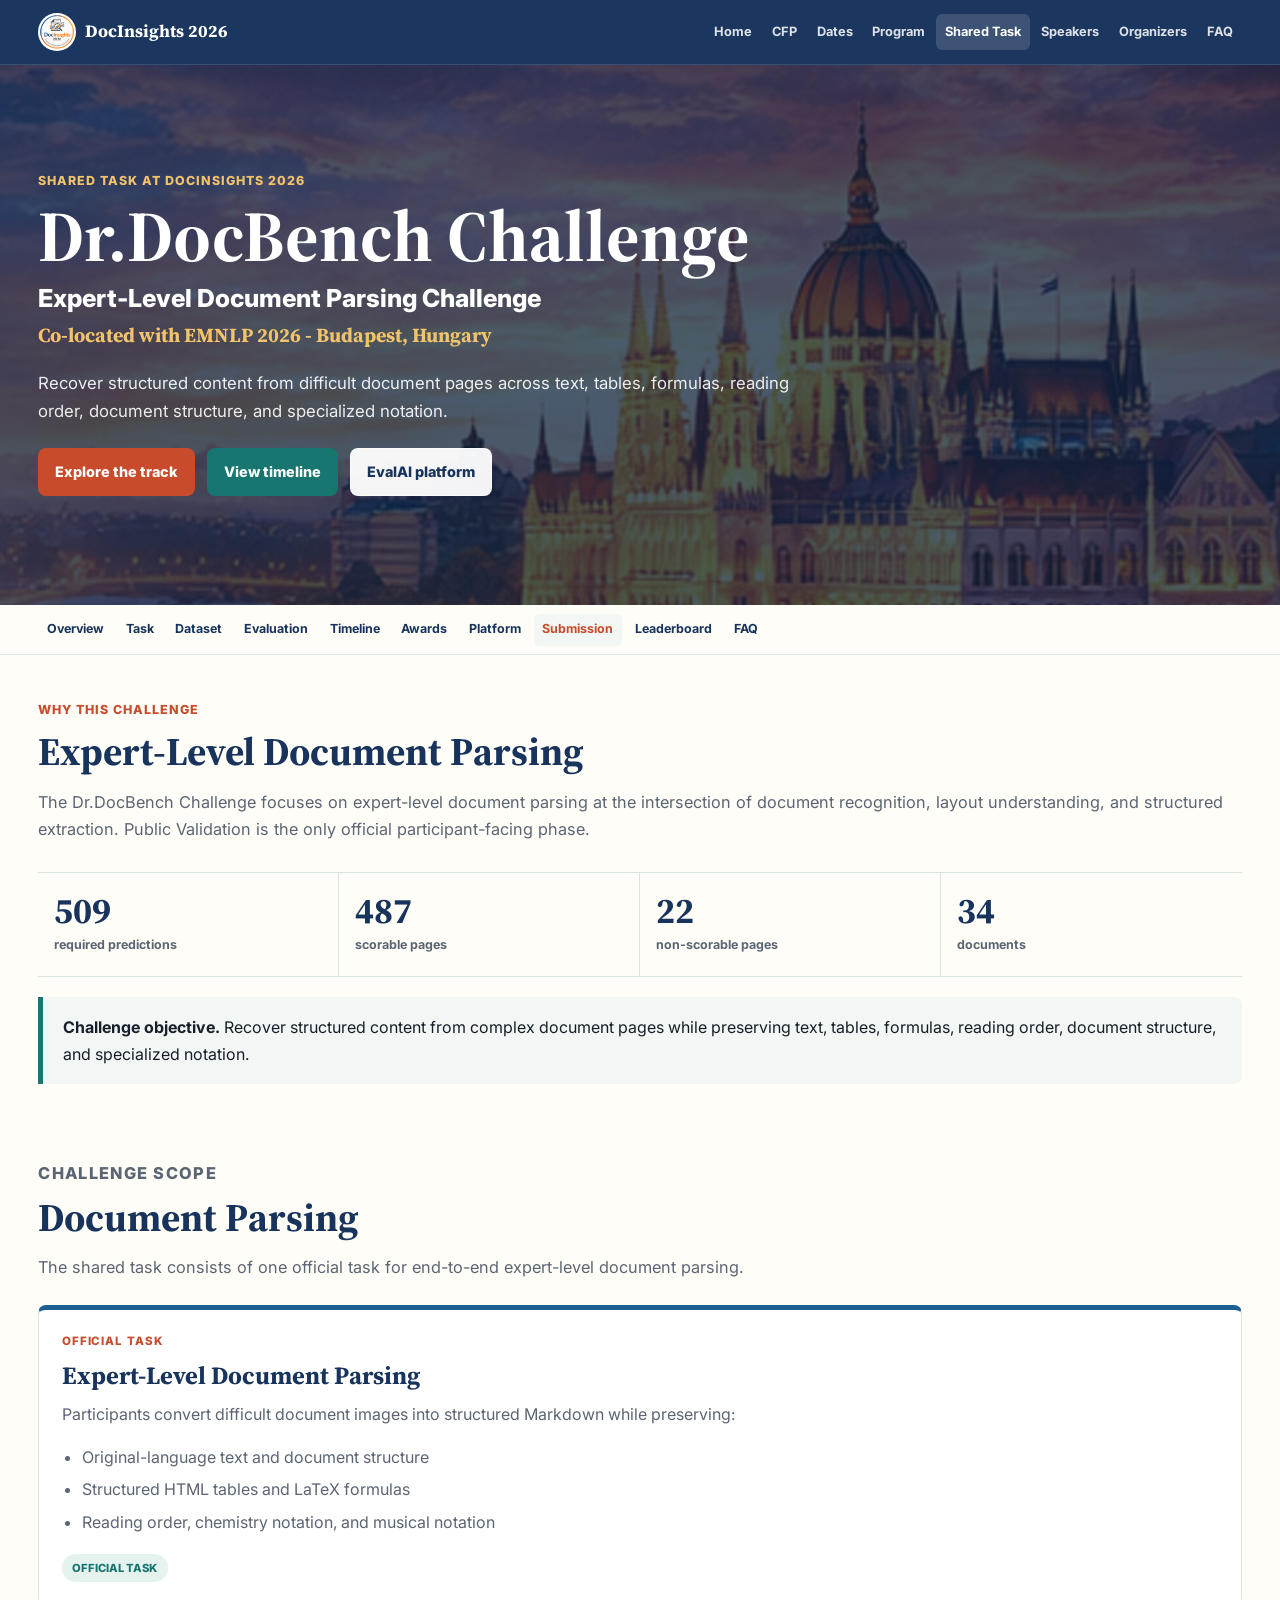
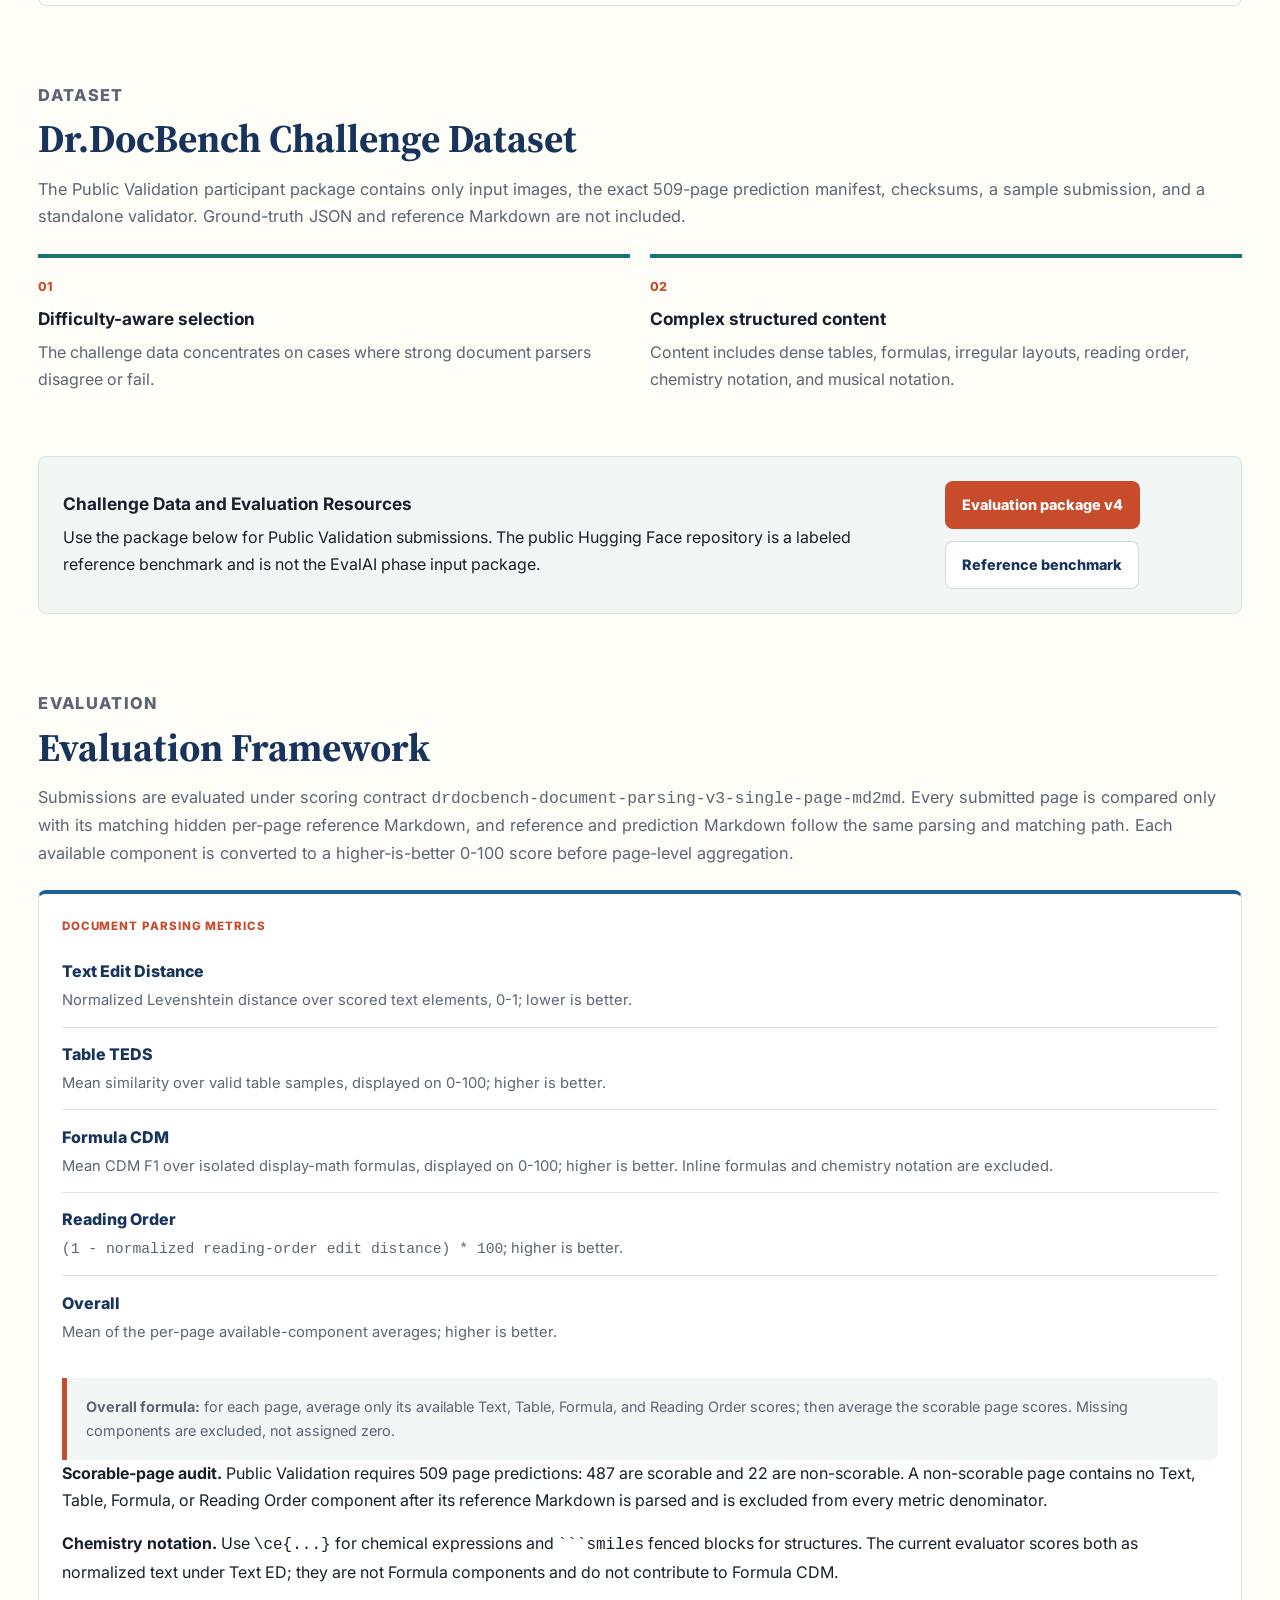
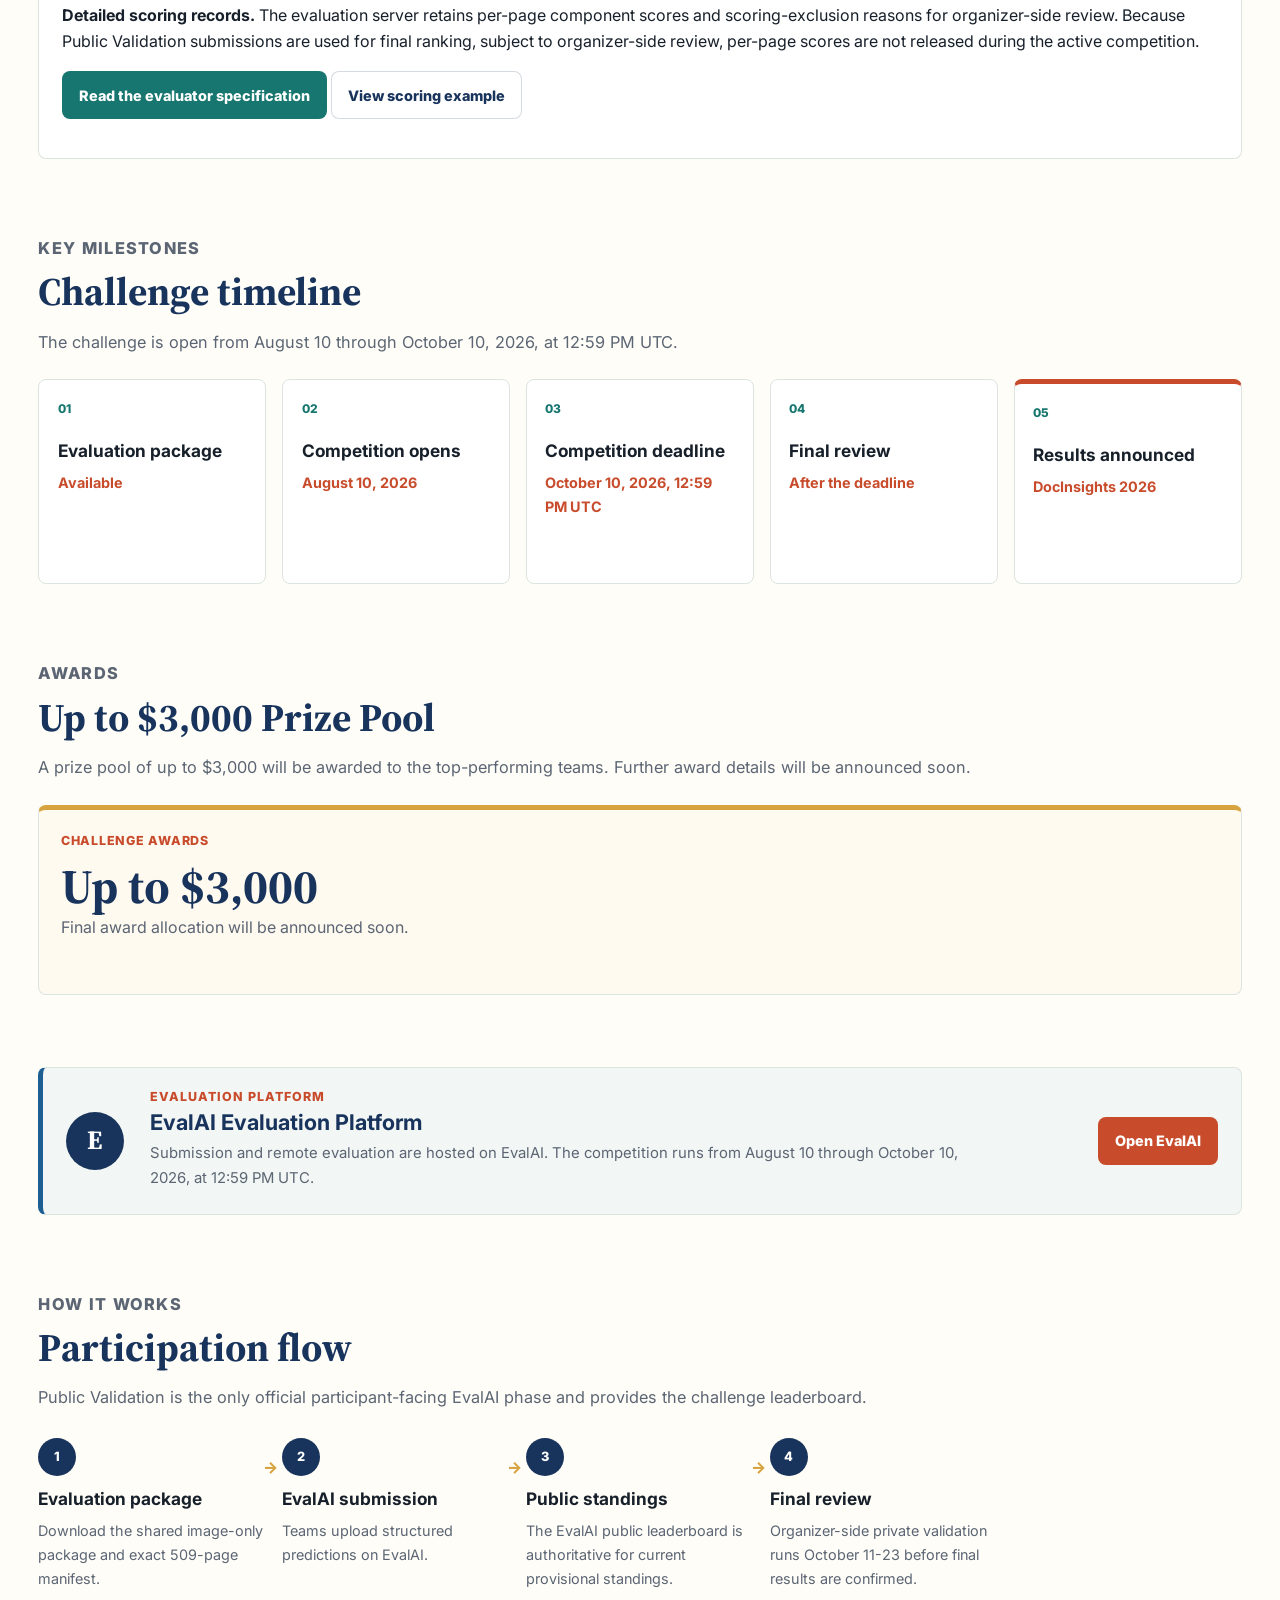
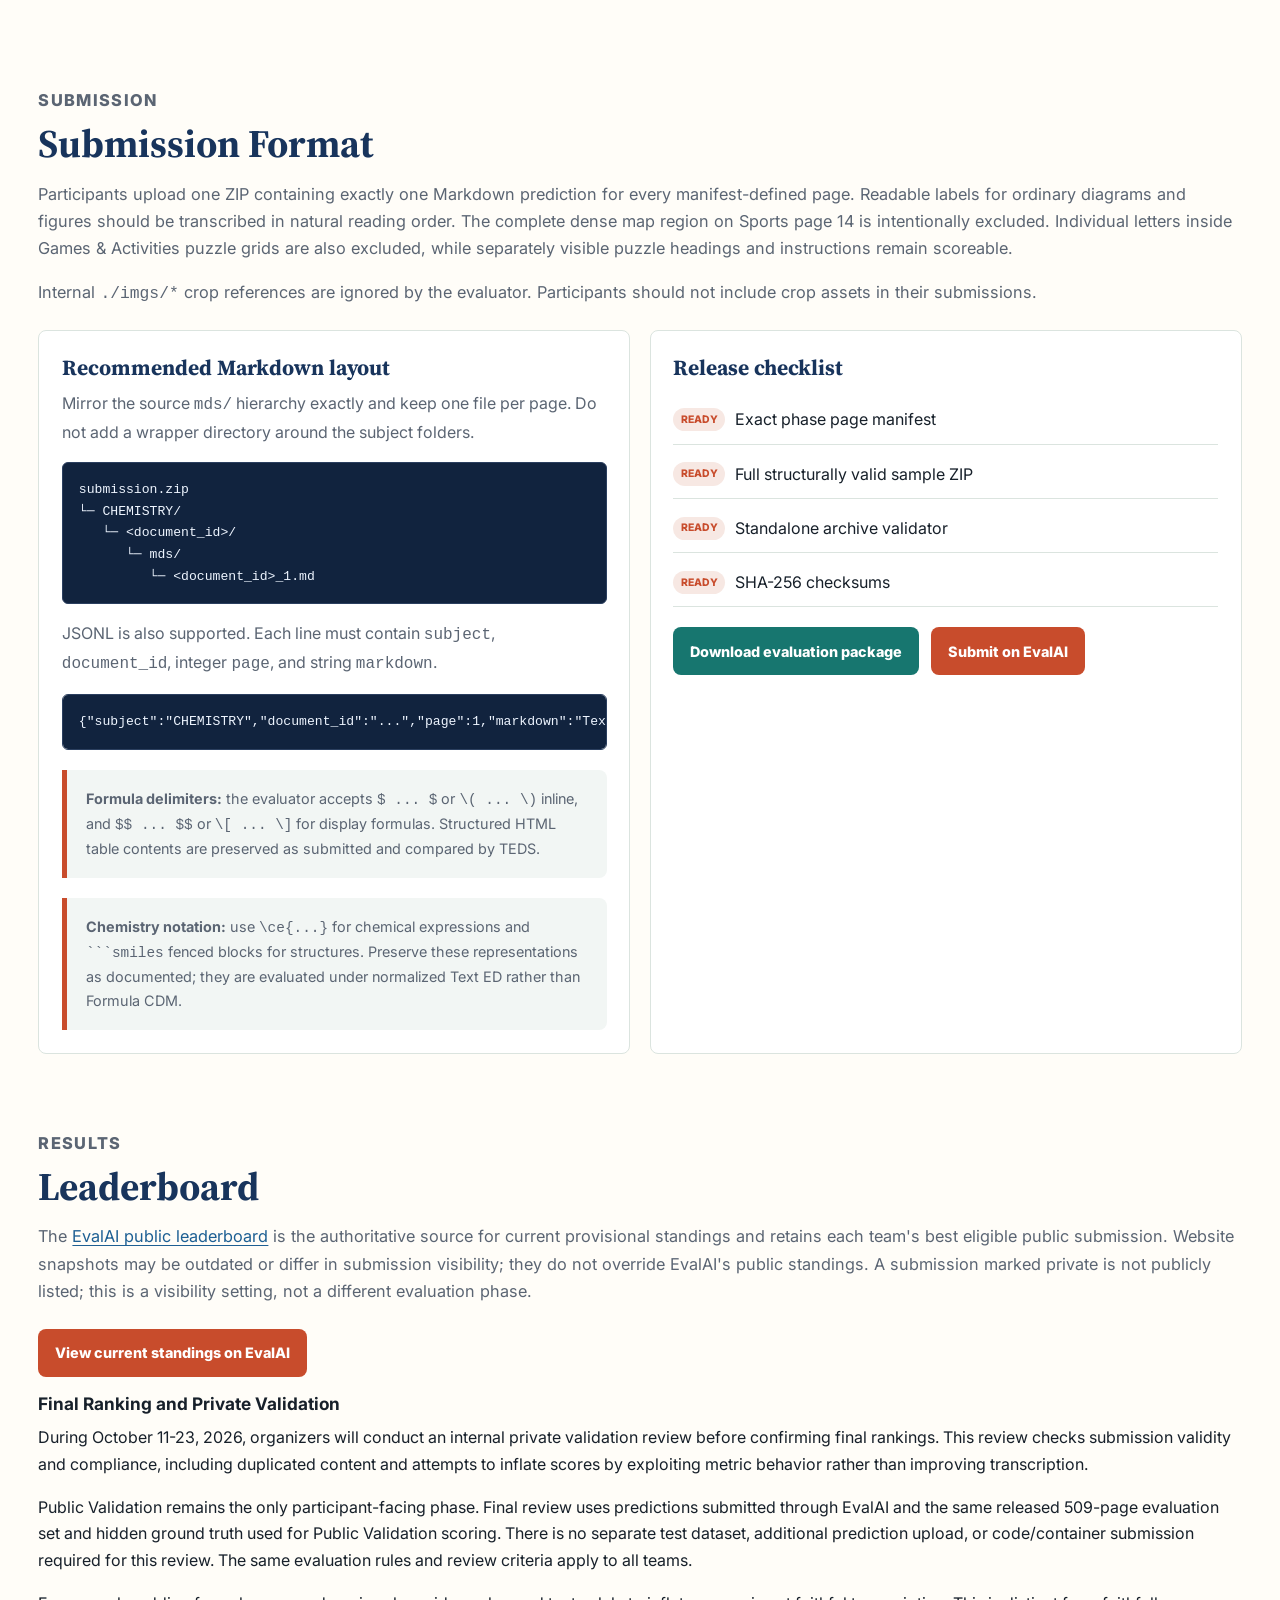
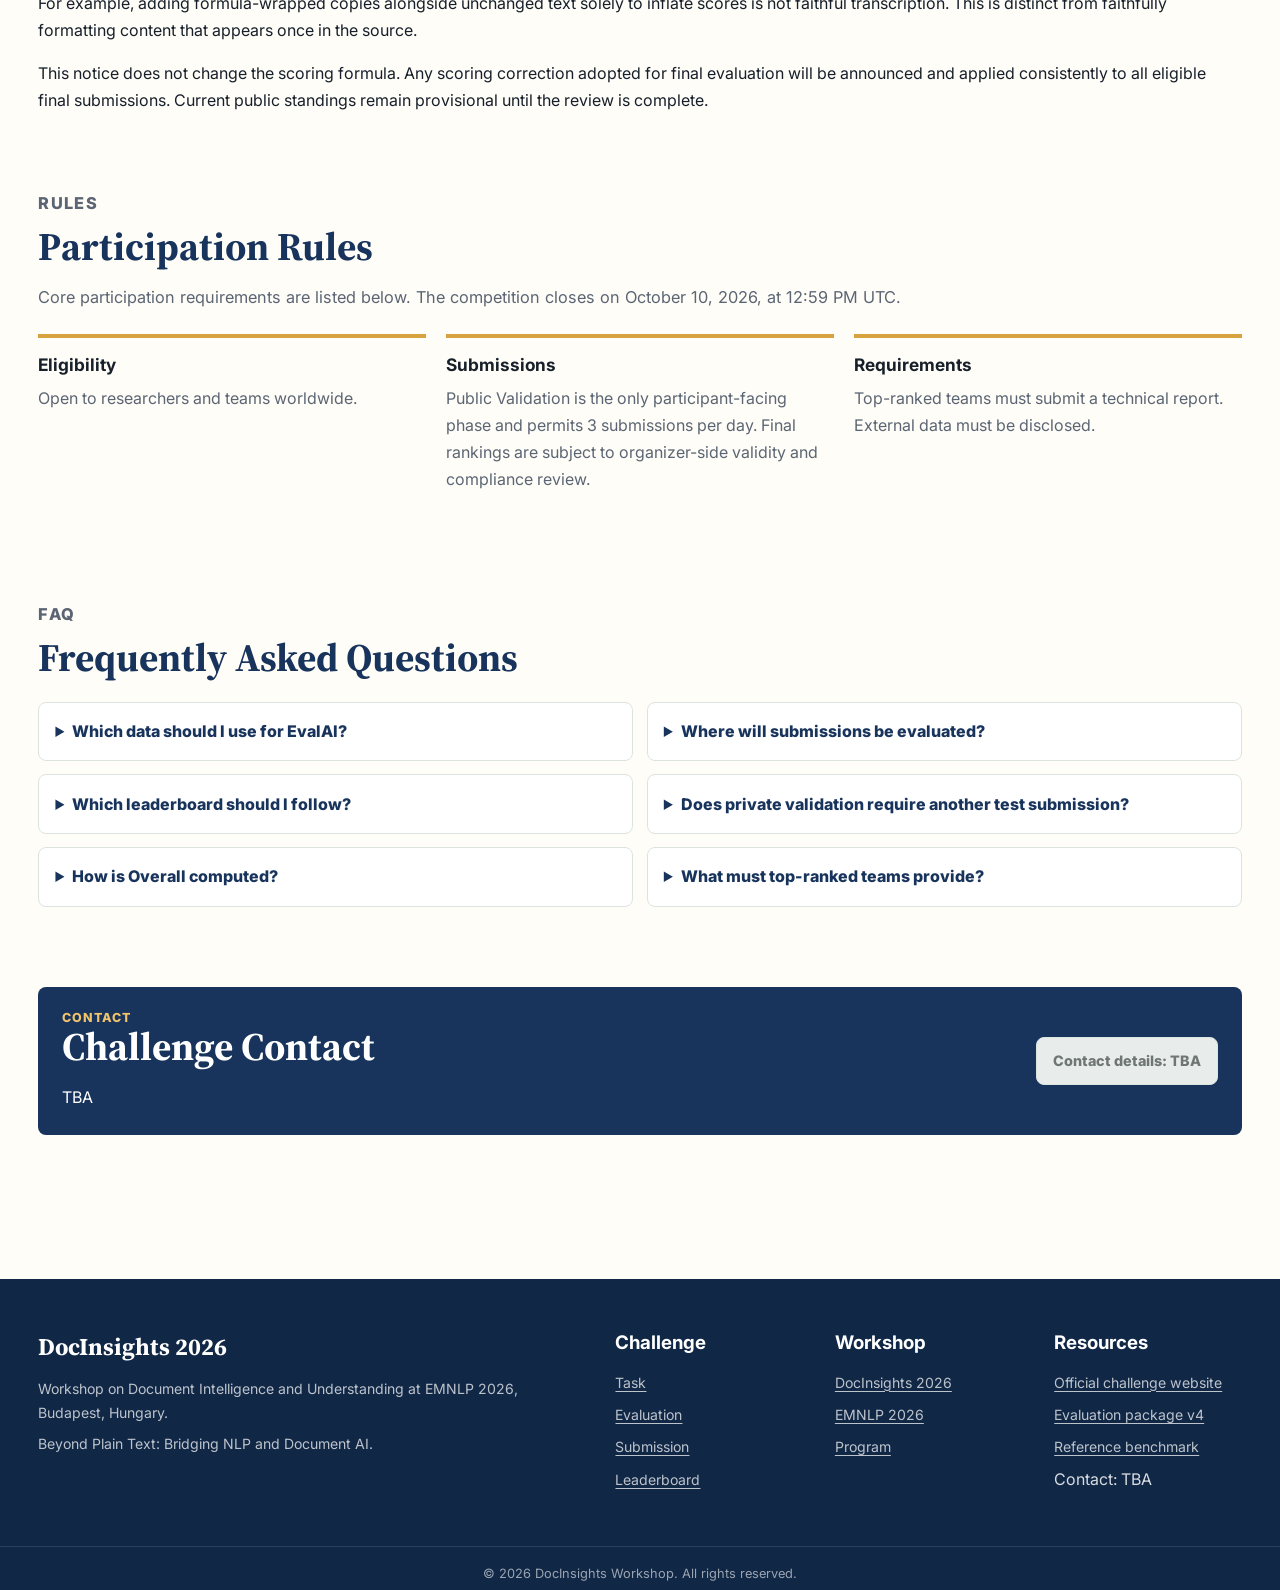
<file: index.html>
<!DOCTYPE html>
<html lang="en">
<head>
  <meta charset="UTF-8">
  <meta name="viewport" content="width=device-width, initial-scale=1.0">
  <meta name="description" content="Dr.DocBench Challenge at DocInsights 2026, co-located with EMNLP 2026 in Budapest, Hungary.">
  <link rel="canonical" href="https://drdocbench-challenge.abaka-pages.com/">
  <meta property="og:url" content="https://drdocbench-challenge.abaka-pages.com/">
  <meta property="og:title" content="Dr.DocBench Challenge | DocInsights 2026">
  <meta property="og:description" content="Expert-level document parsing shared task at DocInsights 2026.">
  <title>Dr.DocBench Challenge | DocInsights 2026</title>
  <link rel="icon" href="assets/images/circular_logo.png" type="image/png">
  <link rel="preconnect" href="https://fonts.googleapis.com">
  <link rel="preconnect" href="https://fonts.gstatic.com" crossorigin>
  <link href="https://fonts.googleapis.com/css2?family=Inter:wght@400;500;600;700;800&amp;family=Source+Serif+4:wght@500;600;700&amp;display=swap" rel="stylesheet">
  <link rel="stylesheet" href="assets/css/style.css">
</head>
<body>
  <a class="skip-link" href="#main-content">Skip to content</a>

  <nav class="navbar" aria-label="DocInsights primary navigation">
    <div class="nav-container">
      <a class="nav-logo" href="https://docinsights-workshop.github.io/docinsights-2026/">
        <img class="nav-logo-img" src="assets/images/circular_logo.png" alt="">
        <span>DocInsights 2026</span>
      </a>
      <button class="nav-toggle" type="button" aria-label="Toggle navigation" aria-controls="primary-navigation" aria-expanded="false">
        <span></span><span></span><span></span>
      </button>
      <ul class="nav-links" id="primary-navigation">
        <li><a href="https://docinsights-workshop.github.io/docinsights-2026/">Home</a></li>
        <li><a href="https://docinsights-workshop.github.io/docinsights-2026/call-for-papers/">CFP</a></li>
        <li><a href="https://docinsights-workshop.github.io/docinsights-2026/dates/">Dates</a></li>
        <li><a href="https://docinsights-workshop.github.io/docinsights-2026/program/">Program</a></li>
        <li><a class="active" href="#main-content" aria-current="page">Shared Task</a></li>
        <li><a href="https://docinsights-workshop.github.io/docinsights-2026/speakers/">Speakers</a></li>
        <li><a href="https://docinsights-workshop.github.io/docinsights-2026/organizers/">Organizers</a></li>
        <li><a href="https://docinsights-workshop.github.io/docinsights-2026/faq/">FAQ</a></li>
      </ul>
    </div>
  </nav>

  <header class="challenge-hero" aria-labelledby="challenge-title">
    <img class="challenge-hero-image" src="assets/images/budapest_hero_clean.jpg" alt="Budapest skyline at sunset">
    <div class="challenge-hero-overlay"></div>
    <div class="challenge-hero-inner">
      <div class="challenge-hero-copy">
        <p class="eyebrow">Shared task at DocInsights 2026</p>
        <h1 id="challenge-title">Dr.DocBench Challenge</h1>
        <p class="challenge-subtitle">Expert-Level Document Parsing Challenge</p>
        <p class="challenge-location">Co-located with EMNLP 2026 - Budapest, Hungary</p>
        <p class="challenge-summary">Recover structured content from difficult document pages across text, tables, formulas, reading order, document structure, and specialized notation.</p>
        <div class="hero-actions" aria-label="Challenge actions">
          <a class="btn btn-primary" href="#tracks">Explore the track</a>
          <a class="btn btn-secondary" href="#timeline">View timeline</a>
          <a class="btn btn-ghost" href="#platform">EvalAI platform</a>
        </div>
      </div>
    </div>
  </header>

  <div class="section-nav" aria-label="Challenge page sections">
    <div class="section-nav-inner">
      <a href="#overview">Overview</a>
      <a href="#tracks">Task</a>
      <a href="#dataset">Dataset</a>
      <a href="#evaluation">Evaluation</a>
      <a href="#timeline">Timeline</a>
      <a href="#awards">Awards</a>
      <a href="#platform">Platform</a>
      <a href="#submission">Submission</a>
      <a href="#leaderboard">Leaderboard</a>
      <a href="#faq">FAQ</a>
    </div>
  </div>

  <main id="main-content" class="container">
    <section id="overview" class="section-intro">
      <p class="section-kicker">Why this challenge</p>
      <h2>Expert-Level Document Parsing</h2>
      <p>The Dr.DocBench Challenge focuses on expert-level document parsing at the intersection of document recognition, layout understanding, and structured extraction. Public Validation is the only official participant-facing phase.</p>
      <div class="stat-grid stat-grid-four" aria-label="Dr.DocBench Challenge evaluation statistics">
        <article class="stat-item"><strong>509</strong><span>required predictions</span></article>
        <article class="stat-item"><strong>487</strong><span>scorable pages</span></article>
        <article class="stat-item"><strong>22</strong><span>non-scorable pages</span></article>
        <article class="stat-item"><strong>34</strong><span>documents</span></article>
      </div>
      <div class="highlight-box">
        <strong>Challenge objective.</strong> Recover structured content from complex document pages while preserving text, tables, formulas, reading order, document structure, and specialized notation.
      </div>
    </section>

    <section id="tracks">
      <div class="section-heading">
        <p class="section-kicker">Challenge scope</p>
        <h2>Document Parsing</h2>
        <p>The shared task consists of one official task for end-to-end expert-level document parsing.</p>
      </div>
      <div class="track-grid single-column-grid">
        <article class="track-card track-primary">
          <div class="track-label">Official task</div>
          <h3>Expert-Level Document Parsing</h3>
          <p>Participants convert difficult document images into structured Markdown while preserving:</p>
          <ul>
            <li>Original-language text and document structure</li>
            <li>Structured HTML tables and LaTeX formulas</li>
            <li>Reading order, chemistry notation, and musical notation</li>
          </ul>
          <span class="status-badge">Official task</span>
        </article>
      </div>
    </section>

    <section id="dataset">
      <div class="section-heading">
        <p class="section-kicker">Dataset</p>
        <h2>Dr.DocBench Challenge Dataset</h2>
        <p>The Public Validation participant package contains only input images, the exact 509-page prediction manifest, checksums, a sample submission, and a standalone validator. Ground-truth JSON and reference Markdown are not included.</p>
      </div>
      <div class="feature-grid two-column-grid">
        <article class="feature-card">
          <span class="feature-index">01</span>
          <h3>Difficulty-aware selection</h3>
          <p>The challenge data concentrates on cases where strong document parsers disagree or fail.</p>
        </article>
        <article class="feature-card">
          <span class="feature-index">02</span>
          <h3>Complex structured content</h3>
          <p>Content includes dense tables, formulas, irregular layouts, reading order, chemistry notation, and musical notation.</p>
        </article>
      </div>
      <div class="action-band">
        <div>
          <h3>Challenge Data and Evaluation Resources</h3>
          <p>Use the package below for Public Validation submissions. The public Hugging Face repository is a labeled reference benchmark and is not the EvalAI phase input package.</p>
        </div>
        <div class="action-band-actions">
          <a class="btn btn-primary" href="https://github.com/AaronLuo00/drdocbench-challenge/releases/download/participant-data-v4/drdocbench-evaluation-v4.zip">Evaluation package v4</a>
          <a class="btn btn-ghost" href="https://huggingface.co/datasets/2077AIDataFoundation/DrDocBench" target="_blank" rel="noopener">Reference benchmark</a>
        </div>
      </div>
    </section>

    <section id="evaluation">
      <div class="section-heading">
        <p class="section-kicker">Evaluation</p>
        <h2>Evaluation Framework</h2>
        <p>Submissions are evaluated under scoring contract <code>drdocbench-document-parsing-v3-single-page-md2md</code>. Every submitted page is compared only with its matching hidden per-page reference Markdown, and reference and prediction Markdown follow the same parsing and matching path. Each available component is converted to a higher-is-better 0-100 score before page-level aggregation.</p>
      </div>
      <div class="evaluation-grid single-column-grid">
        <article class="evaluation-card">
          <div class="track-label">Document Parsing metrics</div>
          <dl class="metric-list">
            <div><dt>Text Edit Distance</dt><dd>Normalized Levenshtein distance over scored text elements, 0-1; lower is better.</dd></div>
            <div><dt>Table TEDS</dt><dd>Mean similarity over valid table samples, displayed on 0-100; higher is better.</dd></div>
            <div><dt>Formula CDM</dt><dd>Mean CDM F1 over isolated display-math formulas, displayed on 0-100; higher is better. Inline formulas and chemistry notation are excluded.</dd></div>
            <div><dt>Reading Order</dt><dd><code>(1 - normalized reading-order edit distance) * 100</code>; higher is better.</dd></div>
            <div><dt>Overall</dt><dd>Mean of the per-page available-component averages; higher is better.</dd></div>
          </dl>
          <div class="tba-note"><strong>Overall formula:</strong> for each page, average only its available Text, Table, Formula, and Reading Order scores; then average the scorable page scores. Missing components are excluded, not assigned zero.</div>
          <p><strong>Scorable-page audit.</strong> Public Validation requires 509 page predictions: 487 are scorable and 22 are non-scorable. A non-scorable page contains no Text, Table, Formula, or Reading Order component after its reference Markdown is parsed and is excluded from every metric denominator.</p>
          <p><strong>Chemistry notation.</strong> Use <code>\ce{...}</code> for chemical expressions and <code>```smiles</code> fenced blocks for structures. The current evaluator scores both as normalized text under Text ED; they are not Formula components and do not contribute to Formula CDM.</p>
          <p><strong>Detailed scoring records.</strong> The evaluation server retains per-page component scores and scoring-exclusion reasons for organizer-side review. Because Public Validation submissions are used for final ranking, subject to organizer-side review, per-page scores are not released during the active competition.</p>
          <p><a class="btn btn-secondary" href="evaluator-specification.html">Read the evaluator specification</a> <a class="btn btn-ghost" href="examples/scoring-example/">View scoring example</a></p>
        </article>
      </div>
    </section>

    <section id="timeline">
      <div class="section-heading">
        <p class="section-kicker">Key milestones</p>
        <h2>Challenge timeline</h2>
        <p>The challenge is open from August 10 through October 10, 2026, at 12:59 PM UTC.</p>
      </div>
      <div class="timeline-grid">
        <article class="timeline-card"><span>01</span><h3>Evaluation package</h3><p>Available</p></article>
        <article class="timeline-card"><span>02</span><h3>Competition opens</h3><p>August 10, 2026</p></article>
        <article class="timeline-card"><span>03</span><h3>Competition deadline</h3><p>October 10, 2026, 12:59 PM UTC</p></article>
        <article class="timeline-card"><span>04</span><h3>Final review</h3><p>After the deadline</p></article>
        <article class="timeline-card timeline-highlight"><span>05</span><h3>Results announced</h3><p>DocInsights 2026</p></article>
      </div>
    </section>

    <section id="awards">
      <div class="section-heading">
        <p class="section-kicker">Awards</p>
        <h2>Up to &#36;3,000 Prize Pool</h2>
        <p>A prize pool of up to &#36;3,000 will be awarded to the top-performing teams. Further award details will be announced soon.</p>
      </div>
      <div class="award-grid award-grid-single">
        <article class="award-card award-first"><span>Challenge awards</span><strong>Up to &#36;3,000</strong><p>Final award allocation will be announced soon.</p></article>
      </div>
    </section>

    <section id="platform" class="platform-section">
      <div class="platform-band">
        <div class="platform-mark" aria-hidden="true">E</div>
        <div class="platform-copy">
          <p class="section-kicker">Evaluation platform</p>
          <h2>EvalAI Evaluation Platform</h2>
          <p>Submission and remote evaluation are hosted on EvalAI. The competition runs from August 10 through October 10, 2026, at 12:59 PM UTC.</p>
        </div>
        <a class="btn btn-primary" href="https://eval.ai/web/challenges/challenge-page/2717/overview" target="_blank" rel="noopener">Open EvalAI</a>
      </div>
    </section>

    <section id="participate">
      <div class="section-heading">
        <p class="section-kicker">How it works</p>
        <h2>Participation flow</h2>
        <p>Public Validation is the only official participant-facing EvalAI phase and provides the challenge leaderboard.</p>
      </div>
      <ol class="flow-list">
        <li><span>1</span><div><h3>Evaluation package</h3><p>Download the shared image-only package and exact 509-page manifest.</p></div></li>
        <li><span>2</span><div><h3>EvalAI submission</h3><p>Teams upload structured predictions on EvalAI.</p></div></li>
        <li><span>3</span><div><h3>Public standings</h3><p>The EvalAI public leaderboard is authoritative for current provisional standings.</p></div></li>
        <li><span>4</span><div><h3>Final review</h3><p>Organizer-side private validation runs October 11-23 before final results are confirmed.</p></div></li>
      </ol>
    </section>

    <section id="submission">
      <div class="section-heading">
        <p class="section-kicker">Submission</p>
        <h2>Submission Format</h2>
        <p>Participants upload one ZIP containing exactly one Markdown prediction for every manifest-defined page. Readable labels for ordinary diagrams and figures should be transcribed in natural reading order. The complete dense map region on Sports page 14 is intentionally excluded. Individual letters inside Games &amp; Activities puzzle grids are also excluded, while separately visible puzzle headings and instructions remain scoreable.</p>
        <p>Internal <code>./imgs/*</code> crop references are ignored by the evaluator. Participants should not include crop assets in their submissions.</p>
      </div>
      <div class="submission-grid">
        <article class="submission-card">
          <h3>Recommended Markdown layout</h3>
          <p>Mirror the source <code>mds/</code> hierarchy exactly and keep one file per page. Do not add a wrapper directory around the subject folders.</p>
          <pre><code>submission.zip
&#9492;&#9472; CHEMISTRY/
   &#9492;&#9472; &lt;document_id&gt;/
      &#9492;&#9472; mds/
         &#9492;&#9472; &lt;document_id&gt;_1.md</code></pre>
          <p>JSONL is also supported. Each line must contain <code>subject</code>, <code>document_id</code>, integer <code>page</code>, and string <code>markdown</code>.</p>
          <pre><code>{"subject":"CHEMISTRY","document_id":"...","page":1,"markdown":"Text\n\n$$E = mc^2$$"}</code></pre>
          <div class="tba-note"><strong>Formula delimiters:</strong> the evaluator accepts <code>$ ... $</code> or <code>\( ... \)</code> inline, and <code>$$ ... $$</code> or <code>\[ ... \]</code> for display formulas. Structured HTML table contents are preserved as submitted and compared by TEDS.</div>
          <div class="tba-note"><strong>Chemistry notation:</strong> use <code>\ce{...}</code> for chemical expressions and <code>```smiles</code> fenced blocks for structures. Preserve these representations as documented; they are evaluated under normalized Text ED rather than Formula CDM.</div>
        </article>
        <article class="submission-card submission-status">
          <h3>Release checklist</h3>
          <ul class="check-list">
            <li><span>Ready</span> Exact phase page manifest</li>
            <li><span>Ready</span> Full structurally valid sample ZIP</li>
            <li><span>Ready</span> Standalone archive validator</li>
            <li><span>Ready</span> SHA-256 checksums</li>
          </ul>
          <div class="disabled-actions">
            <a class="btn btn-secondary" href="https://github.com/AaronLuo00/drdocbench-challenge/releases/download/participant-data-v4/drdocbench-evaluation-v4.zip">Download evaluation package</a>
            <a class="btn btn-primary" href="https://eval.ai/web/challenges/challenge-page/2717/submit" target="_blank" rel="noopener">Submit on EvalAI</a>
          </div>
        </article>
      </div>
    </section>

    <section id="leaderboard">
      <div class="section-heading">
        <p class="section-kicker">Results</p>
        <h2>Leaderboard</h2>
        <p>The <a href="https://eval.ai/web/challenges/challenge-page/2717/leaderboard/7035" target="_blank" rel="noopener">EvalAI public leaderboard</a> is the authoritative source for current provisional standings and retains each team's best eligible public submission. Website snapshots may be outdated or differ in submission visibility; they do not override EvalAI's public standings. A submission marked private is not publicly listed; this is a visibility setting, not a different evaluation phase.</p>
      </div>
      <p><a class="btn btn-primary" href="https://eval.ai/web/challenges/challenge-page/2717/leaderboard/7035" target="_blank" rel="noopener">View current standings on EvalAI</a></p>
      <h3>Final Ranking and Private Validation</h3>
      <p>During October 11-23, 2026, organizers will conduct an internal private validation review before confirming final rankings. This review checks submission validity and compliance, including duplicated content and attempts to inflate scores by exploiting metric behavior rather than improving transcription.</p>
      <p>Public Validation remains the only participant-facing phase. Final review uses predictions submitted through EvalAI and the same released 509-page evaluation set and hidden ground truth used for Public Validation scoring. There is no separate test dataset, additional prediction upload, or code/container submission required for this review. The same evaluation rules and review criteria apply to all teams.</p>
      <p>For example, adding formula-wrapped copies alongside unchanged text solely to inflate scores is not faithful transcription. This is distinct from faithfully formatting content that appears once in the source.</p>
      <p>This notice does not change the scoring formula. Any scoring correction adopted for final evaluation will be announced and applied consistently to all eligible final submissions. Current public standings remain provisional until the review is complete.</p>
    </section>

    <section id="rules">
      <div class="section-heading">
        <p class="section-kicker">Rules</p>
        <h2>Participation Rules</h2>
        <p>Core participation requirements are listed below. The competition closes on October 10, 2026, at 12:59 PM UTC.</p>
      </div>
      <div class="rule-grid">
        <article><h3>Eligibility</h3><p>Open to researchers and teams worldwide.</p></article>
        <article><h3>Submissions</h3><p>Public Validation is the only participant-facing phase and permits 3 submissions per day. Final rankings are subject to organizer-side validity and compliance review.</p></article>
        <article><h3>Requirements</h3><p>Top-ranked teams must submit a technical report. External data must be disclosed.</p></article>
      </div>
    </section>

    <section id="faq">
      <div class="section-heading">
        <p class="section-kicker">FAQ</p>
        <h2>Frequently Asked Questions</h2>
      </div>
      <div class="faq-list">
        <details><summary>Which data should I use for EvalAI?</summary><p>Use evaluation participant package v4 for Public Validation. The labeled Hugging Face benchmark is a reference release, not the EvalAI phase input package.</p></details>
        <details><summary>Where will submissions be evaluated?</summary><p>Submissions are evaluated by the remote Dr.DocBench worker through EvalAI challenge 2717.</p></details>
        <details><summary>Which leaderboard should I follow?</summary><p>Use the <a href="https://eval.ai/web/challenges/challenge-page/2717/leaderboard/7035" target="_blank" rel="noopener">EvalAI public leaderboard</a> for current provisional standings. A private visibility setting can hide a team's result without changing its evaluation phase.</p></details>
        <details><summary>Does private validation require another test submission?</summary><p>No. It is an organizer-side review of existing EvalAI submissions on the same evaluation set, not a separate participant-facing phase. The review checks validity and rule compliance, including duplicated content and metric gaming, before final results are confirmed.</p></details>
        <details><summary>How is Overall computed?</summary><p>Each page averages its available 0-100 component scores. Overall is the mean over scorable pages. Missing components are excluded from the denominator. The shared 509-page set has 22 non-scorable pages; they remain required but do not affect scores.</p></details>
        <details><summary>What must top-ranked teams provide?</summary><p>A technical report is required, and all external data must be disclosed.</p></details>
      </div>
    </section>

    <section class="contact-band" aria-labelledby="contact-title">
      <div>
        <p class="section-kicker">Contact</p>
        <h2 id="contact-title">Challenge Contact</h2>
        <p>TBA</p>
      </div>
      <span class="btn btn-disabled" aria-disabled="true">Contact details: TBA</span>
    </section>
  </main>

  <footer class="footer">
    <div class="container footer-inner">
      <div class="footer-brand">
        <h2>DocInsights 2026</h2>
        <p>Workshop on Document Intelligence and Understanding at EMNLP 2026, Budapest, Hungary.</p>
        <p>Beyond Plain Text: Bridging NLP and Document AI.</p>
      </div>
      <div>
        <h3>Challenge</h3>
        <ul>
          <li><a href="#tracks">Task</a></li>
          <li><a href="#evaluation">Evaluation</a></li>
          <li><a href="#submission">Submission</a></li>
          <li><a href="#leaderboard">Leaderboard</a></li>
        </ul>
      </div>
      <div>
        <h3>Workshop</h3>
        <ul>
          <li><a href="https://docinsights-workshop.github.io/docinsights-2026/">DocInsights 2026</a></li>
          <li><a href="https://2026.emnlp.org/" target="_blank" rel="noopener">EMNLP 2026</a></li>
          <li><a href="https://docinsights-workshop.github.io/docinsights-2026/program/">Program</a></li>
        </ul>
      </div>
      <div>
        <h3>Resources</h3>
        <ul>
          <li><a href="https://drdocbench-challenge.abaka-pages.com/">Official challenge website</a></li>
          <li><a href="https://github.com/AaronLuo00/drdocbench-challenge/releases/download/participant-data-v4/drdocbench-evaluation-v4.zip">Evaluation package v4</a></li>
          <li><a href="https://huggingface.co/datasets/2077AIDataFoundation/DrDocBench">Reference benchmark</a></li>
          <li>Contact: TBA</li>
        </ul>
      </div>
    </div>
    <div class="footer-bottom">&copy; 2026 DocInsights Workshop. All rights reserved.</div>
  </footer>

  <script src="assets/js/main.js"></script>
</body>
</html>
</file>
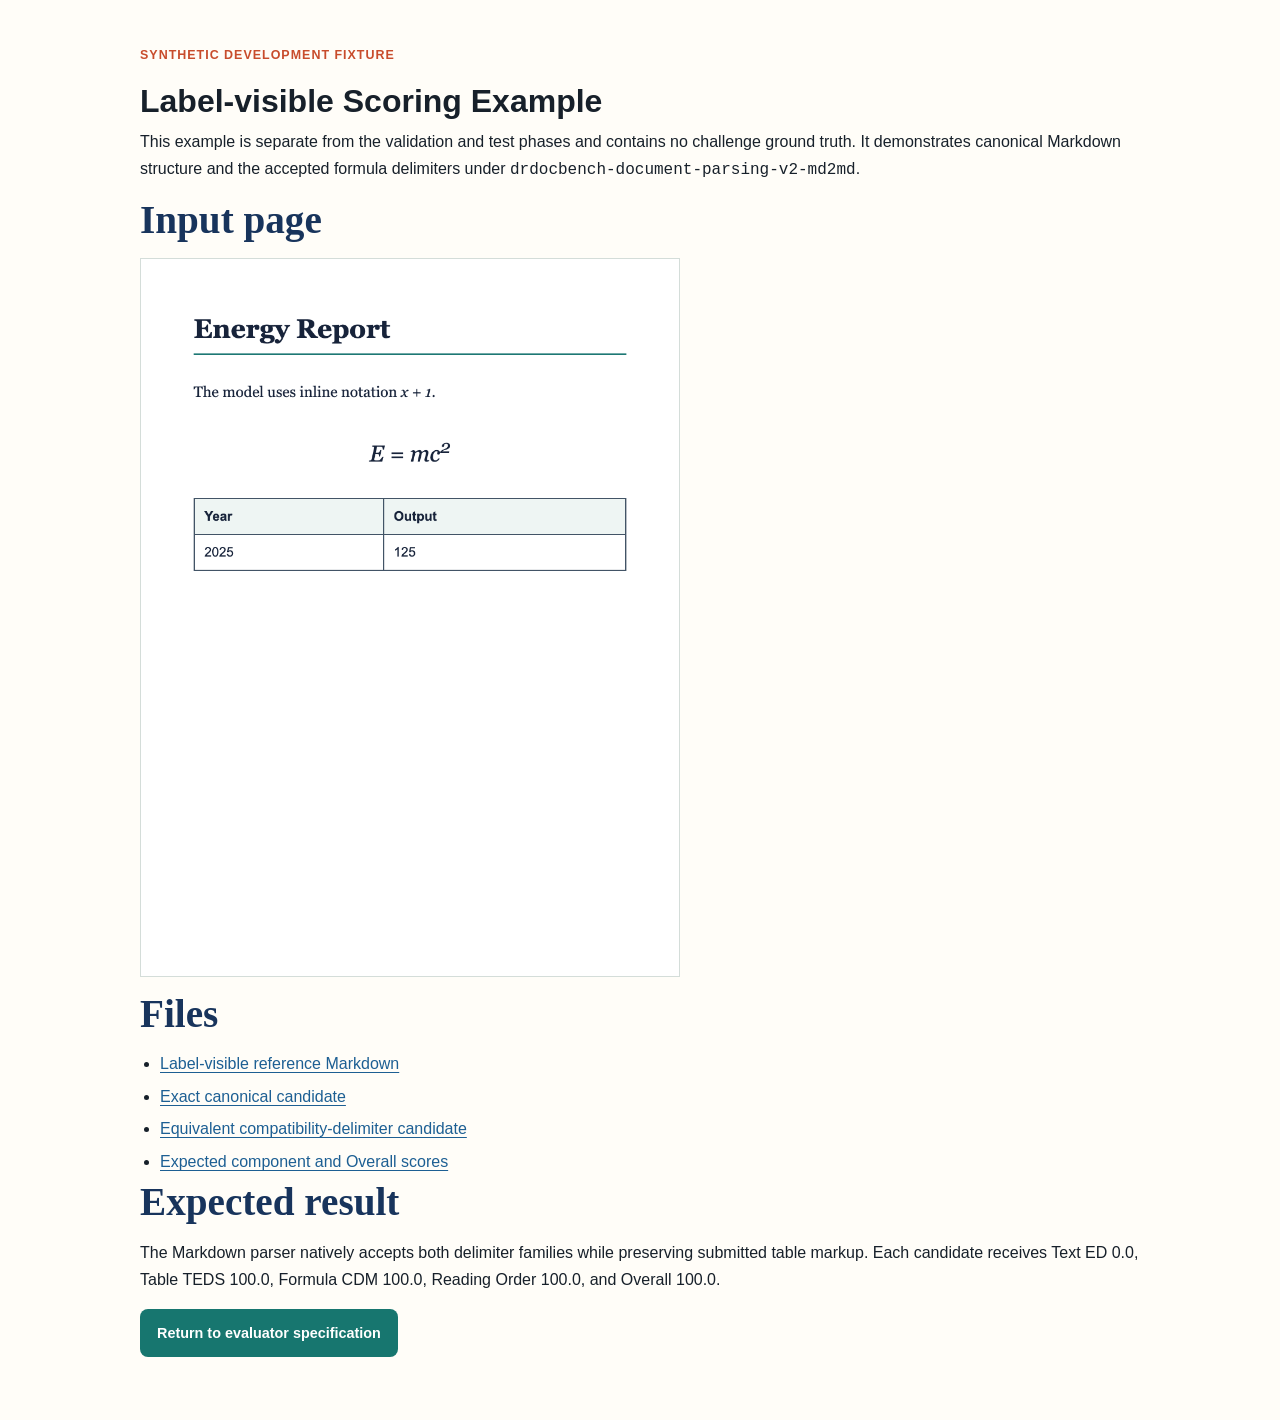
<file: examples/scoring-example/index.html>
<!DOCTYPE html>
<html lang="en">
<head>
  <meta charset="UTF-8">
  <meta name="viewport" content="width=device-width, initial-scale=1.0">
  <link rel="canonical" href="https://drdocbench-challenge.abaka-pages.com/examples/scoring-example/">
  <title>Label-visible Scoring Example | Dr.DocBench</title>
  <link rel="stylesheet" href="../../assets/css/style.css">
</head>
<body>
  <main class="container" style="padding-block: 3rem; max-width: 1000px;">
    <p class="section-kicker">Synthetic development fixture</p>
    <h1>Label-visible Scoring Example</h1>
    <p>This example is separate from the validation and test phases and contains no challenge ground truth. It demonstrates canonical Markdown structure and the accepted formula delimiters under <code>drdocbench-document-parsing-v2-md2md</code>.</p>
    <h2>Input page</h2>
    <p><img src="images/example_page_1.png" alt="Synthetic page titled Energy Report with text, a display formula, and a two-column table" style="display:block; width:min(100%, 540px); height:auto; border:1px solid #d4ddd9;"></p>
    <h2>Files</h2>
    <ul>
      <li><a href="reference.md">Label-visible reference Markdown</a></li>
      <li><a href="candidates/exact.md">Exact canonical candidate</a></li>
      <li><a href="candidates/compatible-delimiters.md">Equivalent compatibility-delimiter candidate</a></li>
      <li><a href="expected_scores.json">Expected component and Overall scores</a></li>
    </ul>
    <h2>Expected result</h2>
    <p>The Markdown parser natively accepts both delimiter families while preserving submitted table markup. Each candidate receives Text ED 0.0, Table TEDS 100.0, Formula CDM 100.0, Reading Order 100.0, and Overall 100.0.</p>
    <p><a class="btn btn-secondary" href="https://drdocbench-challenge.abaka-pages.com/evaluator-specification.html">Return to evaluator specification</a></p>
  </main>
</body>
</html>
</file>
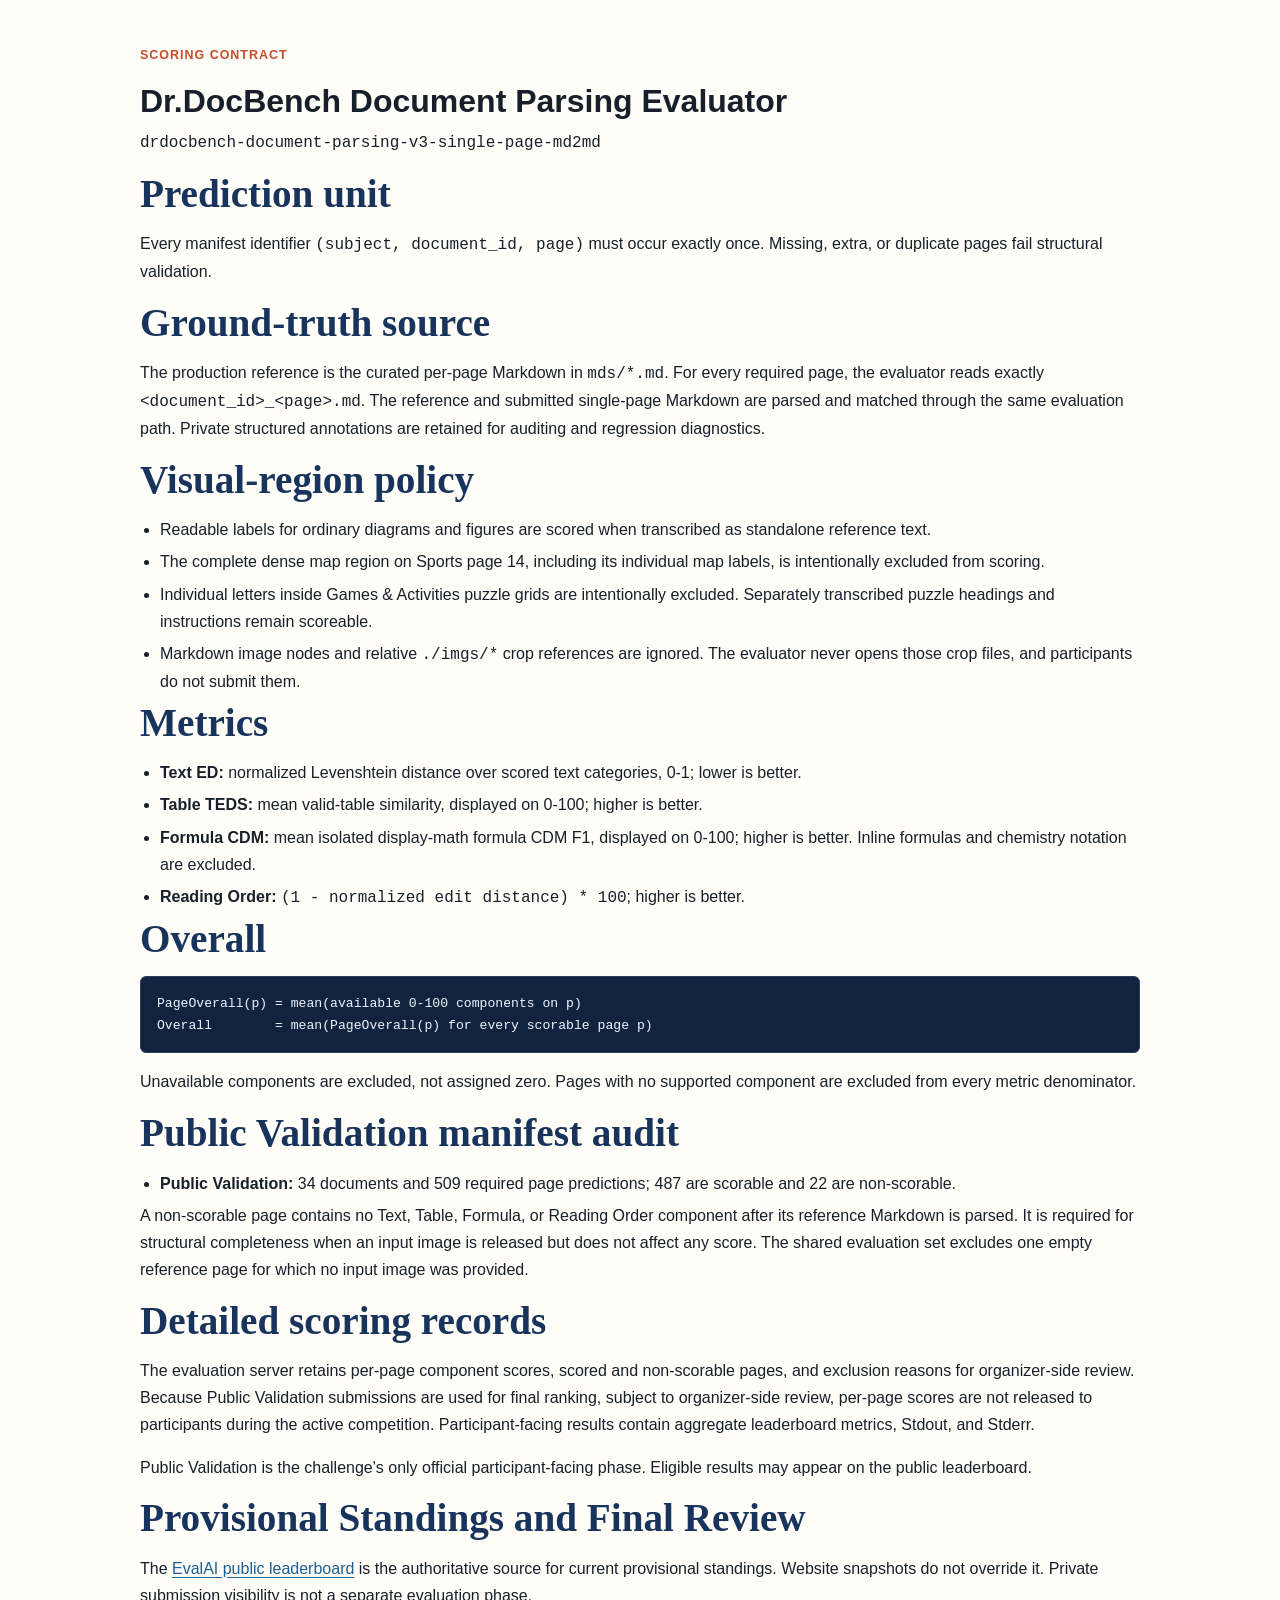
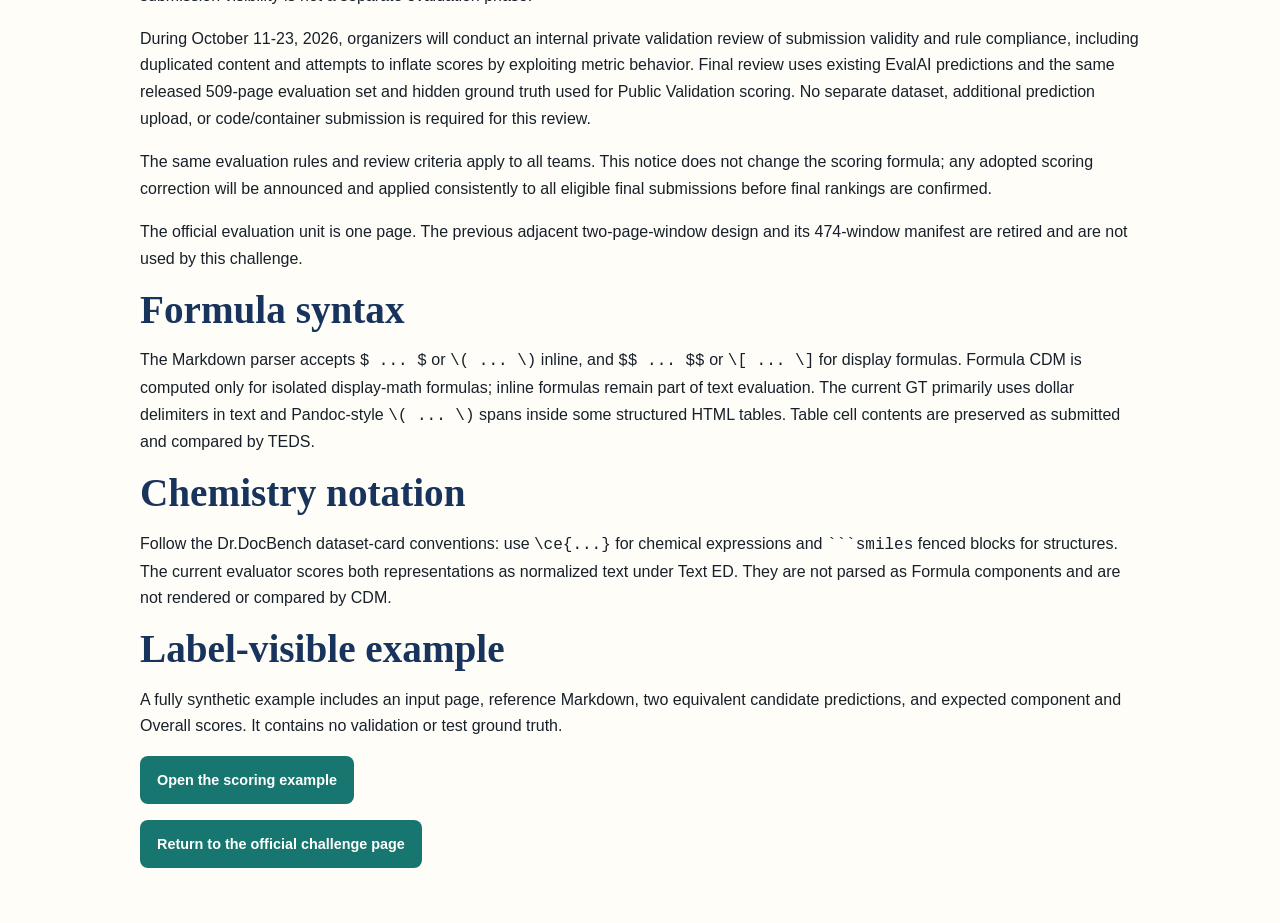
<file: evaluator-specification.html>
<!DOCTYPE html>
<html lang="en">
<head>
  <meta charset="UTF-8">
  <meta name="viewport" content="width=device-width, initial-scale=1.0">
  <link rel="canonical" href="https://drdocbench-challenge.abaka-pages.com/evaluator-specification.html">
  <title>Evaluator Specification | Dr.DocBench Challenge</title>
  <link rel="stylesheet" href="assets/css/style.css">
</head>
<body>
  <main class="container" style="padding-block: 3rem; max-width: 1000px;">
    <p class="section-kicker">Scoring contract</p>
    <h1>Dr.DocBench Document Parsing Evaluator</h1>
    <p><code>drdocbench-document-parsing-v3-single-page-md2md</code></p>
    <h2>Prediction unit</h2>
    <p>Every manifest identifier <code>(subject, document_id, page)</code> must occur exactly once. Missing, extra, or duplicate pages fail structural validation.</p>
    <h2>Ground-truth source</h2>
    <p>The production reference is the curated per-page Markdown in <code>mds/*.md</code>. For every required page, the evaluator reads exactly <code>&lt;document_id&gt;_&lt;page&gt;.md</code>. The reference and submitted single-page Markdown are parsed and matched through the same evaluation path. Private structured annotations are retained for auditing and regression diagnostics.</p>
    <h2>Visual-region policy</h2>
    <ul>
      <li>Readable labels for ordinary diagrams and figures are scored when transcribed as standalone reference text.</li>
      <li>The complete dense map region on Sports page 14, including its individual map labels, is intentionally excluded from scoring.</li>
      <li>Individual letters inside Games &amp; Activities puzzle grids are intentionally excluded. Separately transcribed puzzle headings and instructions remain scoreable.</li>
      <li>Markdown image nodes and relative <code>./imgs/*</code> crop references are ignored. The evaluator never opens those crop files, and participants do not submit them.</li>
    </ul>
    <h2>Metrics</h2>
    <ul>
      <li><strong>Text ED:</strong> normalized Levenshtein distance over scored text categories, 0-1; lower is better.</li>
      <li><strong>Table TEDS:</strong> mean valid-table similarity, displayed on 0-100; higher is better.</li>
      <li><strong>Formula CDM:</strong> mean isolated display-math formula CDM F1, displayed on 0-100; higher is better. Inline formulas and chemistry notation are excluded.</li>
      <li><strong>Reading Order:</strong> <code>(1 - normalized edit distance) * 100</code>; higher is better.</li>
    </ul>
    <h2>Overall</h2>
    <pre><code>PageOverall(p) = mean(available 0-100 components on p)
Overall        = mean(PageOverall(p) for every scorable page p)</code></pre>
    <p>Unavailable components are excluded, not assigned zero. Pages with no supported component are excluded from every metric denominator.</p>
    <h2>Public Validation manifest audit</h2>
    <ul>
      <li><strong>Public Validation:</strong> 34 documents and 509 required page predictions; 487 are scorable and 22 are non-scorable.</li>
    </ul>
    <p>A non-scorable page contains no Text, Table, Formula, or Reading Order component after its reference Markdown is parsed. It is required for structural completeness when an input image is released but does not affect any score. The shared evaluation set excludes one empty reference page for which no input image was provided.</p>
    <h2>Detailed scoring records</h2>
    <p>The evaluation server retains per-page component scores, scored and non-scorable pages, and exclusion reasons for organizer-side review. Because Public Validation submissions are used for final ranking, subject to organizer-side review, per-page scores are not released to participants during the active competition. Participant-facing results contain aggregate leaderboard metrics, Stdout, and Stderr.</p>
    <p>Public Validation is the challenge's only official participant-facing phase. Eligible results may appear on the public leaderboard.</p>
    <h2>Provisional Standings and Final Review</h2>
    <p>The <a href="https://eval.ai/web/challenges/challenge-page/2717/leaderboard/7035" target="_blank" rel="noopener">EvalAI public leaderboard</a> is the authoritative source for current provisional standings. Website snapshots do not override it. Private submission visibility is not a separate evaluation phase.</p>
    <p>During October 11-23, 2026, organizers will conduct an internal private validation review of submission validity and rule compliance, including duplicated content and attempts to inflate scores by exploiting metric behavior. Final review uses existing EvalAI predictions and the same released 509-page evaluation set and hidden ground truth used for Public Validation scoring. No separate dataset, additional prediction upload, or code/container submission is required for this review.</p>
    <p>The same evaluation rules and review criteria apply to all teams. This notice does not change the scoring formula; any adopted scoring correction will be announced and applied consistently to all eligible final submissions before final rankings are confirmed.</p>
    <p>The official evaluation unit is one page. The previous adjacent two-page-window design and its 474-window manifest are retired and are not used by this challenge.</p>
    <h2>Formula syntax</h2>
    <p>The Markdown parser accepts <code>$ ... $</code> or <code>\( ... \)</code> inline, and <code>$$ ... $$</code> or <code>\[ ... \]</code> for display formulas. Formula CDM is computed only for isolated display-math formulas; inline formulas remain part of text evaluation. The current GT primarily uses dollar delimiters in text and Pandoc-style <code>\( ... \)</code> spans inside some structured HTML tables. Table cell contents are preserved as submitted and compared by TEDS.</p>
    <h2>Chemistry notation</h2>
    <p>Follow the Dr.DocBench dataset-card conventions: use <code>\ce{...}</code> for chemical expressions and <code>```smiles</code> fenced blocks for structures. The current evaluator scores both representations as normalized text under Text ED. They are not parsed as Formula components and are not rendered or compared by CDM.</p>
    <h2>Label-visible example</h2>
    <p>A fully synthetic example includes an input page, reference Markdown, two equivalent candidate predictions, and expected component and Overall scores. It contains no validation or test ground truth.</p>
    <p><a class="btn btn-secondary" href="examples/scoring-example/">Open the scoring example</a></p>
    <p><a class="btn btn-secondary" href="https://drdocbench-challenge.abaka-pages.com/#evaluation">Return to the official challenge page</a></p>
  </main>
</body>
</html>
</file>
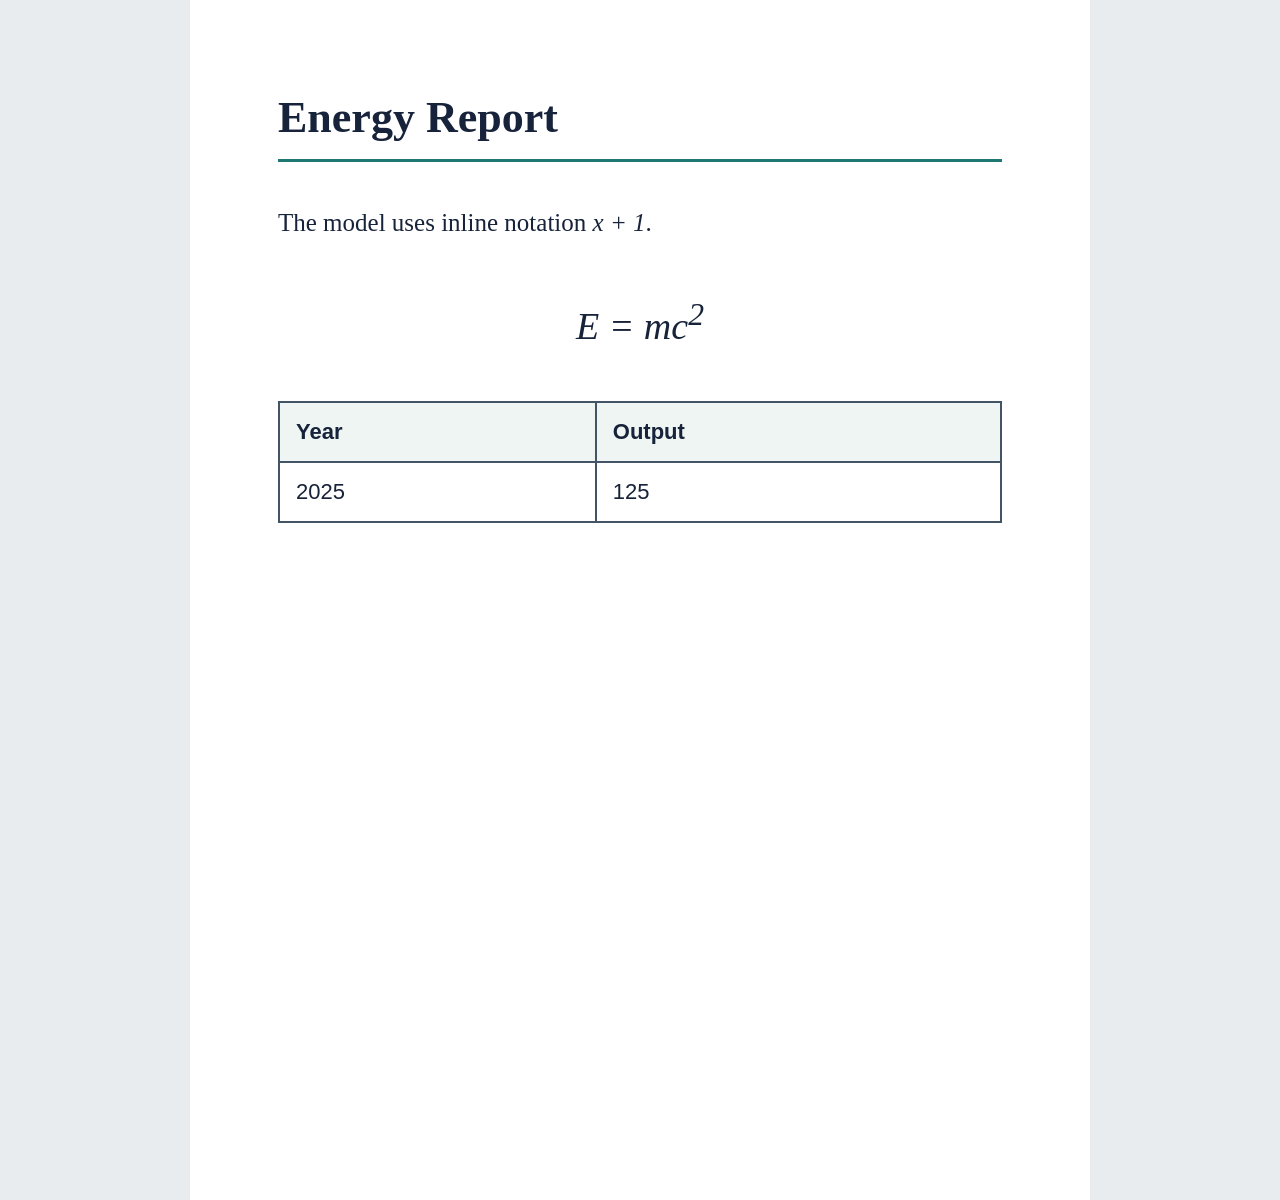
<file: examples/scoring-example/source.html>
<!DOCTYPE html>
<html lang="en">
<head>
  <meta charset="UTF-8">
  <meta name="viewport" content="width=device-width, initial-scale=1.0">
  <title>Synthetic Dr.DocBench scoring example</title>
  <style>
    * { box-sizing: border-box; }
    body { margin: 0; background: #e8ecef; color: #17233a; font-family: Georgia, serif; }
    main { width: 900px; min-height: 1200px; margin: 0 auto; padding: 92px 88px; background: #fff; }
    h1 { margin: 0 0 42px; font-size: 44px; border-bottom: 3px solid #1d7874; padding-bottom: 16px; }
    p { font-size: 25px; line-height: 1.55; }
    .formula { margin: 54px 0; text-align: center; font-size: 38px; font-style: italic; }
    table { width: 100%; margin-top: 48px; border-collapse: collapse; font-family: Arial, sans-serif; font-size: 22px; }
    th, td { border: 2px solid #425466; padding: 16px; text-align: left; }
    th { background: #eef5f3; }
  </style>
</head>
<body>
  <main>
    <h1>Energy Report</h1>
    <p>The model uses inline notation <em>x + 1</em>.</p>
    <div class="formula">E = mc<sup>2</sup></div>
    <table>
      <thead><tr><th>Year</th><th>Output</th></tr></thead>
      <tbody><tr><td>2025</td><td>125</td></tr></tbody>
    </table>
  </main>
</body>
</html>
</file>
<file: assets/css/style.css>
:root {
  --color-ink: #17202a;
  --color-muted: #5b6573;
  --color-paper: #fffdf8;
  --color-surface: #ffffff;
  --color-soft: #f2f6f4;
  --color-line: #dbe4df;
  --color-navy: #18345c;
  --color-blue: #1d5f93;
  --color-teal: #17766f;
  --color-rust: #c84c2c;
  --color-gold: #d7a33f;
  --color-focus: #0b6fd3;
  --font-sans: "Inter", -apple-system, BlinkMacSystemFont, sans-serif;
  --font-serif: "Source Serif 4", Georgia, serif;
  --content-gutter: clamp(1.25rem, 3vw, 3.5rem);
  --max-width: 2160px;
  --nav-height: 64px;
  --radius: 8px;
  --shadow: 0 16px 40px rgba(23, 32, 42, 0.12);
}

*,
*::before,
*::after {
  box-sizing: border-box;
}

* {
  margin: 0;
  padding: 0;
}

html {
  scroll-behavior: smooth;
  scroll-padding-top: 118px;
}

body {
  background: var(--color-paper);
  color: var(--color-ink);
  font-family: var(--font-sans);
  font-size: 16px;
  line-height: 1.68;
  overflow-x: hidden;
}

body.nav-open {
  overflow: hidden;
}

img {
  display: block;
  max-width: 100%;
}

a {
  color: var(--color-blue);
  text-underline-offset: 0.18em;
}

a:hover {
  color: var(--color-rust);
}

a:focus-visible,
button:focus-visible,
details:focus-within,
.table-scroll:focus-visible {
  outline: 3px solid var(--color-focus);
  outline-offset: 3px;
}

button,
summary {
  font: inherit;
}

.skip-link {
  position: fixed;
  top: 0.75rem;
  left: 0.75rem;
  z-index: 1000;
  transform: translateY(-160%);
  border-radius: 6px;
  background: var(--color-ink);
  color: #fff;
  font-weight: 700;
  padding: 0.55rem 0.8rem;
  text-decoration: none;
}

.skip-link:focus {
  transform: translateY(0);
}

.container,
.nav-container,
.section-nav-inner,
.challenge-hero-inner {
  width: min(calc(100% - var(--content-gutter) - var(--content-gutter)), var(--max-width));
  margin-inline: auto;
}

.navbar {
  position: sticky;
  top: 0;
  z-index: 100;
  border-bottom: 1px solid rgba(255, 255, 255, 0.12);
  background: rgba(24, 52, 92, 0.98);
  backdrop-filter: blur(12px);
}

.nav-container {
  display: flex;
  height: var(--nav-height);
  align-items: center;
  justify-content: space-between;
  gap: 1rem;
}

.nav-logo {
  display: inline-flex;
  min-width: 0;
  align-items: center;
  gap: 0.55rem;
  color: #fff;
  font-family: var(--font-serif);
  font-size: 1.08rem;
  font-weight: 700;
  text-decoration: none;
  white-space: nowrap;
}

.nav-logo:hover {
  color: #fff;
}

.nav-logo-img {
  width: 38px;
  height: 38px;
  flex: 0 0 auto;
  border-radius: 50%;
  background: #fff;
}

.nav-links {
  display: flex;
  align-items: center;
  gap: 0.12rem;
  list-style: none;
}

.nav-links a {
  display: block;
  border-radius: 6px;
  color: rgba(255, 255, 255, 0.86);
  font-size: 0.8rem;
  font-weight: 700;
  padding: 0.45rem 0.56rem;
  text-decoration: none;
  white-space: nowrap;
}

.nav-links a:hover,
.nav-links a.active {
  background: rgba(255, 255, 255, 0.14);
  color: #fff;
}

.nav-toggle {
  display: none;
  width: 42px;
  height: 42px;
  border: 0;
  border-radius: 8px;
  background: rgba(255, 255, 255, 0.1);
  cursor: pointer;
}

.nav-toggle span {
  display: block;
  width: 22px;
  height: 2px;
  margin: 5px auto;
  background: #fff;
  transition: transform 0.18s ease, opacity 0.18s ease;
}

.nav-toggle.active span:nth-child(1) {
  transform: rotate(45deg) translate(5px, 5px);
}

.nav-toggle.active span:nth-child(2) {
  opacity: 0;
}

.nav-toggle.active span:nth-child(3) {
  transform: rotate(-45deg) translate(5px, -5px);
}

.challenge-hero {
  position: relative;
  min-height: 540px;
  overflow: hidden;
  background: var(--color-navy);
  color: #fff;
  isolation: isolate;
}

.challenge-hero-image,
.challenge-hero-overlay {
  position: absolute;
  inset: 0;
  width: 100%;
  height: 100%;
}

.challenge-hero-image {
  z-index: -2;
  object-fit: cover;
  object-position: center 42%;
}

.challenge-hero-overlay {
  z-index: -1;
  background: rgba(13, 36, 66, 0.74);
}

.challenge-hero-inner {
  display: flex;
  min-height: 540px;
  align-items: center;
  padding-block: 3.75rem;
}

.challenge-hero-copy {
  width: 100%;
}

.eyebrow,
.section-kicker {
  margin-bottom: 0.75rem;
  color: var(--color-rust);
  font-size: 0.78rem;
  font-weight: 800;
  letter-spacing: 0.08em;
  line-height: 1.2;
  text-transform: uppercase;
}

.challenge-hero .eyebrow {
  color: #f2c36b;
}

.challenge-hero h1 {
  width: max-content;
  max-width: 100%;
  margin-bottom: 0.75rem;
  color: #fff;
  font-family: var(--font-serif);
  font-size: 4.5rem;
  letter-spacing: 0;
  line-height: 0.96;
  white-space: nowrap;
}

.challenge-subtitle {
  margin-bottom: 0.35rem;
  color: #fff;
  font-size: 1.55rem;
  font-weight: 800;
  line-height: 1.25;
}

.challenge-location {
  margin-bottom: 1rem;
  color: #f2c36b;
  font-family: var(--font-serif);
  font-size: 1.25rem;
  font-weight: 700;
}

.challenge-summary {
  max-width: 760px;
  margin-bottom: 1.4rem;
  color: rgba(255, 255, 255, 0.9);
  font-size: 1.05rem;
}

.hero-actions,
.action-band-actions,
.disabled-actions {
  display: flex;
  flex-wrap: wrap;
  gap: 0.75rem;
}

.btn {
  display: inline-flex;
  min-height: 48px;
  align-items: center;
  justify-content: center;
  border: 1px solid transparent;
  border-radius: 8px;
  padding: 0.68rem 1rem;
  font-size: 0.9rem;
  font-weight: 800;
  line-height: 1.2;
  text-align: center;
  text-decoration: none;
  transition: transform 0.18s ease, box-shadow 0.18s ease, background 0.18s ease;
}

.btn:hover {
  transform: translateY(-1px);
  box-shadow: var(--shadow);
}

.btn-primary {
  background: var(--color-rust);
  color: #fff;
}

.btn-primary:hover,
.btn-secondary:hover {
  color: #fff;
}

.btn-secondary {
  background: var(--color-teal);
  color: #fff;
}

.btn-ghost {
  border-color: rgba(24, 52, 92, 0.18);
  background: #fff;
  color: var(--color-navy);
}

.challenge-hero .btn-ghost {
  border-color: rgba(255, 255, 255, 0.4);
  background: rgba(255, 255, 255, 0.95);
}

.btn-ghost:hover {
  color: var(--color-navy);
}

.btn-disabled {
  border-color: var(--color-line);
  background: #e8ecea;
  color: #6e7773;
  cursor: not-allowed;
  user-select: none;
}

.btn-disabled:hover {
  box-shadow: none;
  transform: none;
}

.section-nav {
  position: sticky;
  top: var(--nav-height);
  z-index: 80;
  overflow-x: auto;
  border-bottom: 1px solid var(--color-line);
  background: rgba(255, 253, 248, 0.97);
  scrollbar-width: thin;
}

.section-nav-inner {
  display: flex;
  min-width: max-content;
  align-items: center;
  gap: 0.25rem;
  padding-block: 0.55rem;
}

.section-nav a {
  border-radius: 6px;
  color: var(--color-navy);
  font-size: 0.78rem;
  font-weight: 700;
  padding: 0.34rem 0.55rem;
  text-decoration: none;
}

.section-nav a:hover,
.section-nav a.active {
  background: var(--color-soft);
  color: var(--color-rust);
}

main.container {
  padding-block: 3rem 1rem;
}

main section {
  margin-bottom: 5rem;
}

main h2 {
  margin: 0 0 1rem;
  color: var(--color-navy);
  font-family: var(--font-serif);
  font-size: 2.45rem;
  letter-spacing: 0;
  line-height: 1.08;
}

main h3 {
  margin-bottom: 0.55rem;
  color: var(--color-ink);
  font-size: 1.08rem;
  line-height: 1.28;
}

main p {
  margin-bottom: 1rem;
}

main ul,
main ol {
  padding-left: 1.25rem;
}

main li {
  margin-bottom: 0.35rem;
}

.section-intro {
  max-width: none;
}

.section-intro > h2 {
  max-width: 1400px;
}

.section-heading {
  max-width: 1400px;
  margin-bottom: 1.45rem;
}

.section-intro > p:not(.section-kicker),
.section-heading > p {
  color: var(--color-muted);
  font-size: 1.02rem;
}

.section-intro > p:not(.section-kicker) {
  max-width: 1480px;
}

.stat-grid {
  display: grid;
  grid-template-columns: repeat(3, minmax(0, 1fr));
  gap: 0;
  margin-top: 1.8rem;
  border-block: 1px solid var(--color-line);
}

.stat-grid.stat-grid-two,
.feature-grid.two-column-grid {
  grid-template-columns: repeat(2, minmax(0, 1fr));
}

.stat-grid.stat-grid-four {
  grid-template-columns: repeat(4, minmax(0, 1fr));
}

.stat-item {
  min-width: 0;
  padding: 1.25rem 1rem;
  border-right: 1px solid var(--color-line);
}

.stat-item:last-child {
  border-right: 0;
}

.stat-item strong,
.stat-item span {
  display: block;
}

.stat-item strong {
  color: var(--color-navy);
  font-family: var(--font-serif);
  font-size: 2.25rem;
  line-height: 1;
}

.stat-item span {
  margin-top: 0.35rem;
  color: var(--color-muted);
  font-size: 0.78rem;
  font-weight: 700;
}

.highlight-box,
.tba-note {
  margin-top: 1.25rem;
  border-left: 5px solid var(--color-teal);
  border-radius: 0 var(--radius) var(--radius) 0;
  background: var(--color-soft);
  padding: 1.05rem 1.2rem;
}

.track-grid,
.evaluation-grid,
.submission-grid {
  display: grid;
  grid-template-columns: repeat(2, minmax(0, 1fr));
  gap: 1.25rem;
}

.track-grid > *,
.evaluation-grid > *,
.submission-grid > * {
  min-width: 0;
}

.single-column-grid {
  grid-template-columns: minmax(0, 1fr);
}

.track-card,
.evaluation-card,
.submission-card,
.leaderboard-card {
  border: 1px solid var(--color-line);
  border-radius: var(--radius);
  background: var(--color-surface);
  padding: 1.4rem;
}

.track-card {
  border-top: 5px solid var(--color-blue);
}

.track-label,
.leaderboard-header > div > span {
  margin-bottom: 0.55rem;
  color: var(--color-rust);
  font-size: 0.72rem;
  font-weight: 800;
  letter-spacing: 0.08em;
  text-transform: uppercase;
}

.track-card h3 {
  color: var(--color-navy);
  font-family: var(--font-serif);
  font-size: 1.55rem;
}

.track-card p,
.track-card li,
.feature-card p,
.evaluation-card dd,
.submission-card > p,
.rule-grid p,
.faq-list p {
  color: var(--color-muted);
}

.track-card ul {
  margin: 1rem 0 1.1rem;
}

.status-badge {
  display: inline-flex;
  min-height: 28px;
  align-items: center;
  border-radius: 999px;
  background: #e5f3ef;
  color: var(--color-teal);
  font-size: 0.7rem;
  font-weight: 800;
  padding: 0.25rem 0.65rem;
  text-transform: uppercase;
}

.status-muted {
  background: #edf0ef;
  color: #66706c;
}

.feature-grid,
.award-grid,
.rule-grid {
  display: grid;
  grid-template-columns: repeat(3, minmax(0, 1fr));
  gap: 1.25rem;
}

.award-grid.award-grid-single {
  grid-template-columns: minmax(0, 1fr);
}

.feature-card {
  padding: 1.2rem 0;
  border-top: 4px solid var(--color-teal);
}

.feature-index {
  display: block;
  margin-bottom: 0.65rem;
  color: var(--color-rust);
  font-size: 0.78rem;
  font-weight: 800;
}

.action-band,
.contact-band {
  display: flex;
  align-items: center;
  justify-content: space-between;
  gap: 1.5rem;
  border-radius: var(--radius);
  padding: 1.5rem;
}

.platform-section {
  margin-top: -0.5rem;
}

.platform-band {
  display: grid;
  grid-template-columns: 64px minmax(0, 1fr) auto;
  gap: 1.25rem;
  align-items: center;
  border: 1px solid var(--color-line);
  border-left: 5px solid var(--color-blue);
  border-radius: var(--radius);
  background: var(--color-soft);
  padding: 1.4rem;
}

.platform-mark {
  display: grid;
  width: 58px;
  height: 58px;
  place-items: center;
  border-radius: 50%;
  background: var(--color-navy);
  color: #fff;
  font-family: var(--font-serif);
  font-size: 1.65rem;
  font-weight: 700;
}

.platform-copy {
  min-width: 0;
}

.platform-copy .section-kicker {
  margin-bottom: 0.35rem;
}

.platform-copy h2 {
  margin-bottom: 0.45rem;
  font-family: var(--font-sans);
  font-size: 1.35rem;
}

.platform-copy p:last-child {
  max-width: 820px;
  margin-bottom: 0;
  color: var(--color-muted);
  font-size: 0.93rem;
}

.action-band {
  margin-top: 1.75rem;
  border: 1px solid var(--color-line);
  background: var(--color-soft);
}

.action-band p,
.contact-band p {
  margin-bottom: 0;
}

.evaluation-card {
  border-top: 4px solid var(--color-blue);
}

.evaluation-card:nth-child(2) {
  border-top-color: var(--color-teal);
}

.metric-list > div {
  padding: 0.85rem 0;
  border-bottom: 1px solid var(--color-line);
}

.metric-list > div:last-child {
  border-bottom: 0;
}

.metric-list dt {
  color: var(--color-navy);
  font-weight: 800;
}

.metric-list dd {
  margin-top: 0.18rem;
  font-size: 0.92rem;
}

.tba-note {
  border-left-color: var(--color-rust);
  color: var(--color-muted);
  font-size: 0.9rem;
}

.timeline-grid {
  display: grid;
  grid-template-columns: repeat(5, minmax(0, 1fr));
  gap: 1rem;
}

.timeline-card {
  min-height: 205px;
  border: 1px solid var(--color-line);
  border-radius: var(--radius);
  background: var(--color-surface);
  padding: 1.15rem;
}

.timeline-card > span {
  display: block;
  margin-bottom: 1.35rem;
  color: var(--color-teal);
  font-size: 0.75rem;
  font-weight: 800;
}

.timeline-card p {
  color: var(--color-rust);
  font-size: 0.9rem;
  font-weight: 700;
}

.timeline-highlight {
  border-top: 5px solid var(--color-rust);
}

.award-card {
  min-height: 190px;
  border: 1px solid var(--color-line);
  border-top: 5px solid var(--color-gold);
  border-radius: var(--radius);
  background: var(--color-surface);
  padding: 1.35rem;
}

.award-card span,
.award-card strong,
.award-card p {
  display: block;
}

.award-card span {
  color: var(--color-rust);
  font-size: 0.78rem;
  font-weight: 800;
  letter-spacing: 0.06em;
  text-transform: uppercase;
}

.award-card strong {
  margin: 0.6rem 0 0.25rem;
  color: var(--color-navy);
  font-family: var(--font-serif);
  font-size: 3rem;
  line-height: 1;
}

.award-card p {
  color: var(--color-muted);
}

.award-first {
  background: #fffaf0;
}

.flow-list {
  display: grid;
  grid-template-columns: repeat(5, minmax(0, 1fr));
  gap: 1rem;
  padding: 0;
  list-style: none;
}

.flow-list li {
  position: relative;
  min-width: 0;
  margin: 0;
  padding: 0.2rem 0;
}

.flow-list li::after {
  position: absolute;
  top: 19px;
  right: -0.75rem;
  color: var(--color-gold);
  content: "->";
  font-weight: 800;
}

.flow-list li:last-child::after {
  display: none;
}

.flow-list li > span {
  display: grid;
  width: 38px;
  height: 38px;
  margin-bottom: 0.75rem;
  place-items: center;
  border-radius: 50%;
  background: var(--color-navy);
  color: #fff;
  font-size: 0.8rem;
  font-weight: 800;
}

.flow-list p {
  color: var(--color-muted);
  font-size: 0.9rem;
}

.submission-card h3 {
  color: var(--color-navy);
  font-family: var(--font-serif);
  font-size: 1.35rem;
}

.submission-card {
  min-width: 0;
  overflow: hidden;
}

pre {
  max-width: 100%;
  overflow-x: auto;
  margin: 1rem 0;
  border: 1px solid #2b3f5f;
  border-radius: 6px;
  background: #11233e;
  color: #eef5ff;
  padding: 1rem;
  font-family: "SFMono-Regular", Consolas, monospace;
  font-size: 0.82rem;
  line-height: 1.65;
  white-space: pre;
}

.check-list {
  margin: 0.9rem 0 1.25rem;
  padding: 0;
  list-style: none;
}

.check-list li {
  display: flex;
  align-items: center;
  gap: 0.65rem;
  padding: 0.65rem 0;
  border-bottom: 1px solid var(--color-line);
}

.check-list li span {
  flex: 0 0 auto;
  border-radius: 999px;
  background: #f7e8e3;
  color: var(--color-rust);
  font-size: 0.65rem;
  font-weight: 800;
  padding: 0.18rem 0.45rem;
  text-transform: uppercase;
}

.leaderboard-stack {
  display: grid;
  gap: 1.25rem;
}

.leaderboard-card {
  padding: 0;
  overflow: hidden;
}

.leaderboard-header {
  display: flex;
  align-items: center;
  justify-content: space-between;
  gap: 1rem;
  padding: 1.15rem 1.25rem;
  border-bottom: 1px solid var(--color-line);
}

.leaderboard-header > div > span {
  display: block;
  margin-bottom: 0.15rem;
}

.leaderboard-header h3 {
  margin: 0;
  color: var(--color-navy);
  font-family: var(--font-serif);
  font-size: 1.3rem;
}

.table-scroll {
  overflow-x: auto;
}

table {
  width: 100%;
  min-width: 760px;
  border-collapse: collapse;
  font-size: 0.86rem;
}

caption {
  position: absolute;
  width: 1px;
  height: 1px;
  overflow: hidden;
  clip: rect(0 0 0 0);
  white-space: nowrap;
}

th,
td {
  padding: 0.85rem 1rem;
  border-bottom: 1px solid var(--color-line);
  text-align: left;
  white-space: nowrap;
}

th {
  background: var(--color-soft);
  color: var(--color-navy);
  font-weight: 800;
}

.empty-row td {
  height: 100px;
  color: var(--color-muted);
  text-align: center;
}

.rule-grid article {
  min-height: 170px;
  border-top: 4px solid var(--color-gold);
  padding: 1rem 0;
}

.faq-list {
  display: grid;
  grid-template-columns: repeat(2, minmax(0, 1fr));
  gap: 0.85rem;
}

.faq-list details {
  align-self: start;
  border: 1px solid var(--color-line);
  border-radius: var(--radius);
  background: var(--color-surface);
  padding: 0.95rem 1rem;
}

.faq-list summary {
  color: var(--color-navy);
  font-weight: 800;
  cursor: pointer;
}

.faq-list p {
  margin: 0.75rem 0 0;
  font-size: 0.9rem;
}

.contact-band {
  background: var(--color-navy);
  color: #fff;
}

.contact-band h2,
.contact-band p {
  color: #fff;
}

.contact-band .section-kicker {
  color: #f2c36b;
}

.footer {
  margin-top: 3rem;
  background: #102746;
  color: rgba(255, 255, 255, 0.84);
}

.footer .container {
  padding-block: 3rem;
}

.footer-inner {
  display: grid;
  grid-template-columns: minmax(280px, 1.6fr) repeat(3, minmax(150px, 0.55fr));
  gap: 2rem;
}

.footer h2,
.footer h3 {
  margin-bottom: 0.65rem;
  color: #fff;
}

.footer h2 {
  font-family: var(--font-serif);
}

.footer p,
.footer a {
  color: rgba(255, 255, 255, 0.72);
  font-size: 0.88rem;
}

.footer p {
  margin-bottom: 0.45rem;
}

.footer ul {
  list-style: none;
}

.footer li {
  margin-bottom: 0.35rem;
}

.footer a:hover {
  color: #fff;
}

.footer-bottom {
  border-top: 1px solid rgba(255, 255, 255, 0.12);
  padding: 1rem var(--content-gutter);
  color: rgba(255, 255, 255, 0.58);
  font-size: 0.8rem;
  text-align: center;
}

@media (max-width: 1080px) {
  .nav-toggle {
    display: block;
  }

  .nav-links {
    position: fixed;
    top: var(--nav-height);
    right: 0;
    display: none;
    width: min(360px, 88vw);
    height: calc(100vh - var(--nav-height));
    align-content: start;
    align-items: stretch;
    flex-direction: column;
    gap: 0.3rem;
    overflow-y: auto;
    border-left: 1px solid rgba(255, 255, 255, 0.12);
    background: var(--color-navy);
    padding: 1rem;
    box-shadow: -18px 18px 36px rgba(0, 0, 0, 0.22);
  }

  .nav-links.active {
    display: flex;
  }

  .nav-links a {
    padding: 0.78rem 0.85rem;
    font-size: 0.92rem;
  }

  .timeline-grid,
  .flow-list {
    grid-template-columns: repeat(3, minmax(0, 1fr));
  }

  .flow-list li::after {
    display: none;
  }

  .timeline-grid > :nth-child(n + 4),
  .flow-list > :nth-child(n + 4) {
    margin-top: 0.6rem;
  }

  .stat-grid {
    grid-template-columns: repeat(3, minmax(0, 1fr));
  }

  .stat-grid.stat-grid-four {
    grid-template-columns: repeat(2, minmax(0, 1fr));
  }

  .stat-grid.stat-grid-four .stat-item:nth-child(2) {
    border-right: 0;
  }

  .stat-grid.stat-grid-four .stat-item:nth-child(n + 3) {
    border-top: 1px solid var(--color-line);
  }

  .stat-item:nth-child(3) {
    border-right: 0;
  }

  .stat-grid.stat-grid-four .stat-item:nth-child(3) {
    border-right: 1px solid var(--color-line);
  }

  .stat-item:nth-child(n + 4) {
    border-top: 1px solid var(--color-line);
  }
}

@media (max-width: 820px) {
  :root {
    --content-gutter: 1.25rem;
  }

  html {
    scroll-padding-top: 110px;
  }

  .challenge-hero,
  .challenge-hero-inner {
    min-height: 500px;
  }

  .challenge-hero h1 {
    font-size: 3.3rem;
    white-space: normal;
  }

  .challenge-subtitle {
    font-size: 1.3rem;
  }

  main h2 {
    font-size: 2rem;
  }

  .track-grid,
  .evaluation-grid,
  .submission-grid,
  .faq-list {
    grid-template-columns: 1fr;
  }

  .feature-grid,
  .award-grid,
  .rule-grid {
    grid-template-columns: repeat(2, minmax(0, 1fr));
  }

  .action-band,
  .contact-band {
    align-items: flex-start;
    flex-direction: column;
  }

  .platform-band {
    grid-template-columns: 56px minmax(0, 1fr);
  }

  .platform-band > .btn {
    grid-column: 1 / -1;
    width: 100%;
  }

  .footer-inner {
    grid-template-columns: repeat(2, minmax(0, 1fr));
  }

  .footer-brand {
    grid-column: 1 / -1;
  }
}

@media (max-width: 620px) {
  .challenge-hero,
  .challenge-hero-inner {
    min-height: 520px;
  }

  .challenge-hero-image {
    object-position: 67% center;
  }

  .challenge-hero-overlay {
    background: rgba(13, 36, 66, 0.82);
  }

  .challenge-hero h1 {
    font-size: 2.75rem;
  }

  .challenge-subtitle {
    font-size: 1.15rem;
  }

  .challenge-location {
    font-size: 1.05rem;
  }

  .hero-actions,
  .action-band-actions,
  .disabled-actions {
    width: 100%;
    flex-direction: column;
  }

  .platform-band {
    grid-template-columns: 1fr;
  }

  .platform-mark {
    width: 48px;
    height: 48px;
    font-size: 1.35rem;
  }

  .hero-actions .btn,
  .action-band-actions .btn,
  .disabled-actions .btn,
  .contact-band .btn {
    width: 100%;
  }

  main.container {
    padding-top: 2.2rem;
  }

  main section {
    margin-bottom: 4rem;
  }

  main h2 {
    font-size: 1.75rem;
  }

  .stat-grid,
  .feature-grid,
  .award-grid,
  .rule-grid,
  .timeline-grid,
  .flow-list,
  .footer-inner {
    grid-template-columns: 1fr;
  }

  .stat-grid.stat-grid-two {
    grid-template-columns: 1fr;
  }

  .stat-grid.stat-grid-four {
    grid-template-columns: 1fr;
  }

  .feature-grid.two-column-grid {
    grid-template-columns: 1fr;
  }

  .stat-item,
  .stat-item:nth-child(3) {
    border-right: 0;
    border-top: 1px solid var(--color-line);
  }

  .stat-item:first-child {
    border-top: 0;
  }

  .timeline-grid > :nth-child(n + 4),
  .flow-list > :nth-child(n + 4) {
    margin-top: 0;
  }

  .timeline-card,
  .award-card,
  .rule-grid article {
    min-height: 0;
  }

  .leaderboard-header {
    align-items: flex-start;
  }

  .footer-brand {
    grid-column: auto;
  }
}

@media (prefers-reduced-motion: reduce) {
  html {
    scroll-behavior: auto;
  }

  *,
  *::before,
  *::after {
    scroll-behavior: auto !important;
    transition-duration: 0.01ms !important;
  }
}
</file>
